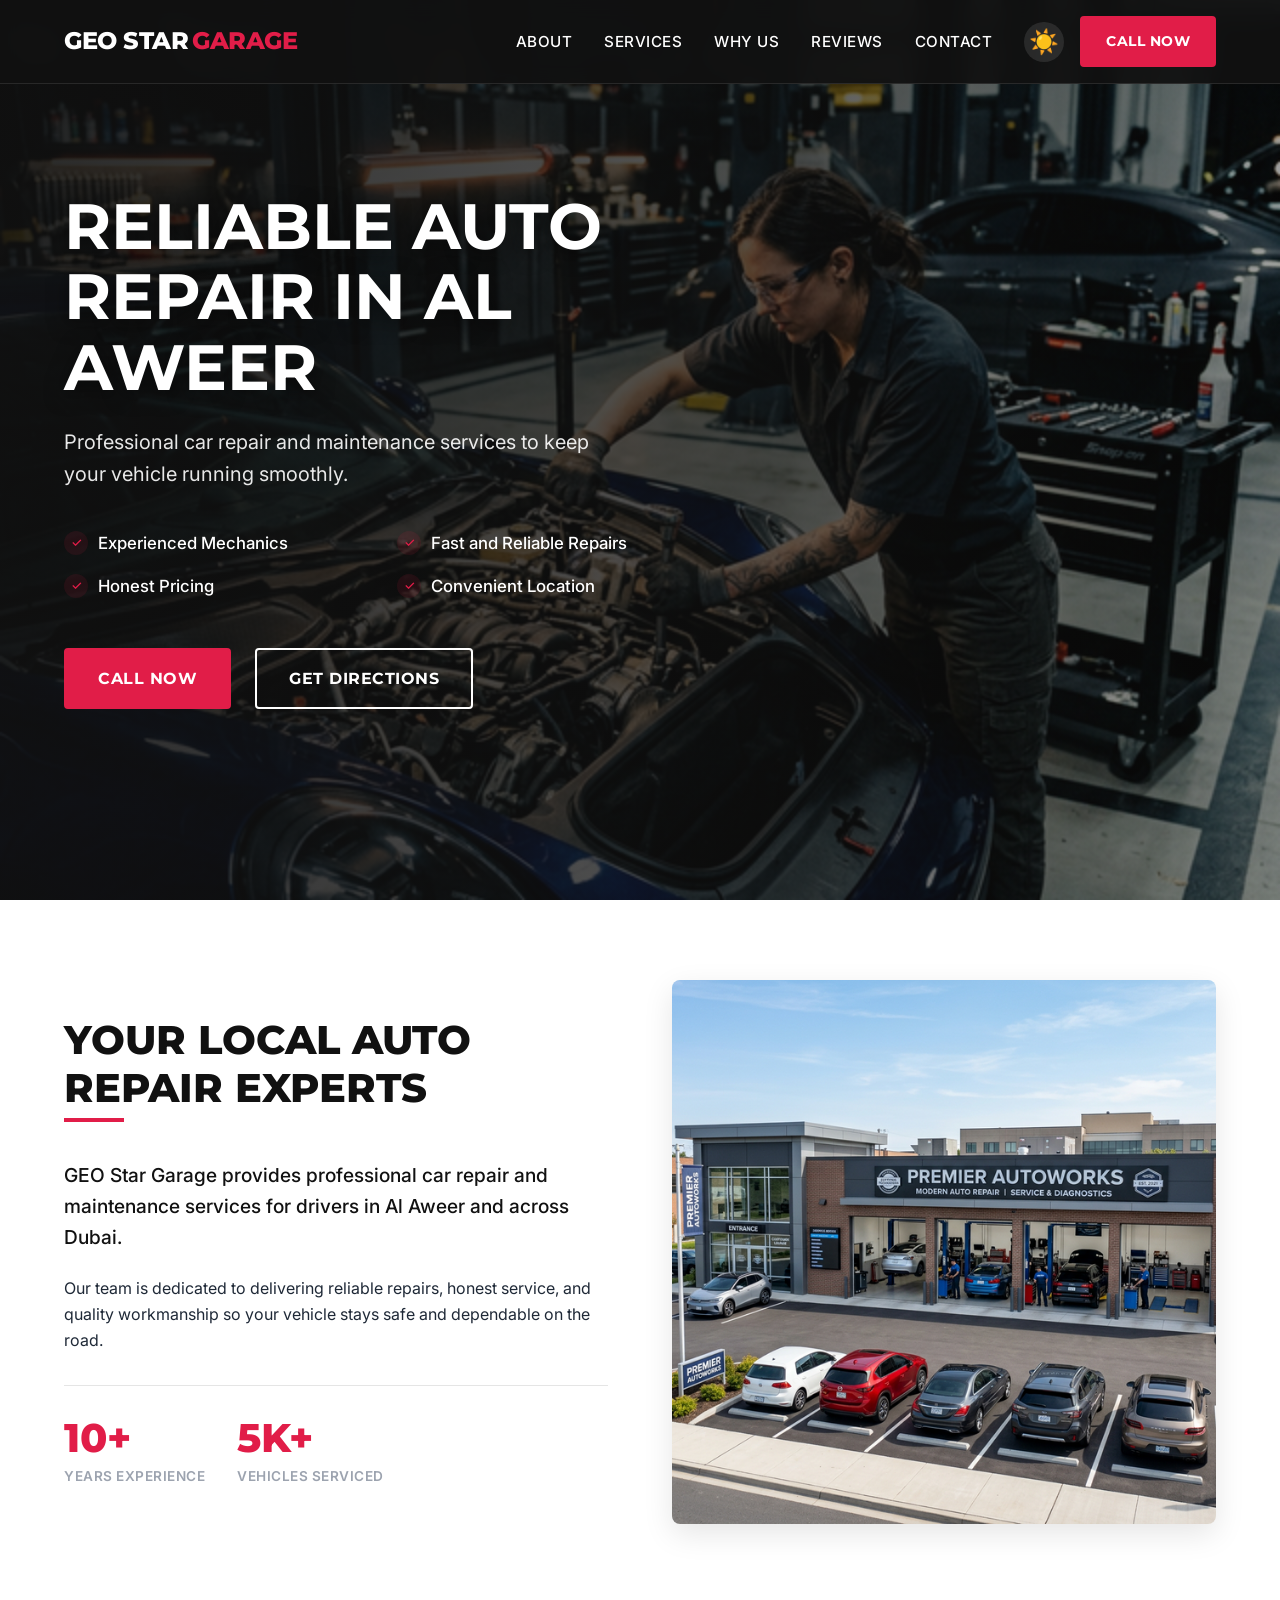
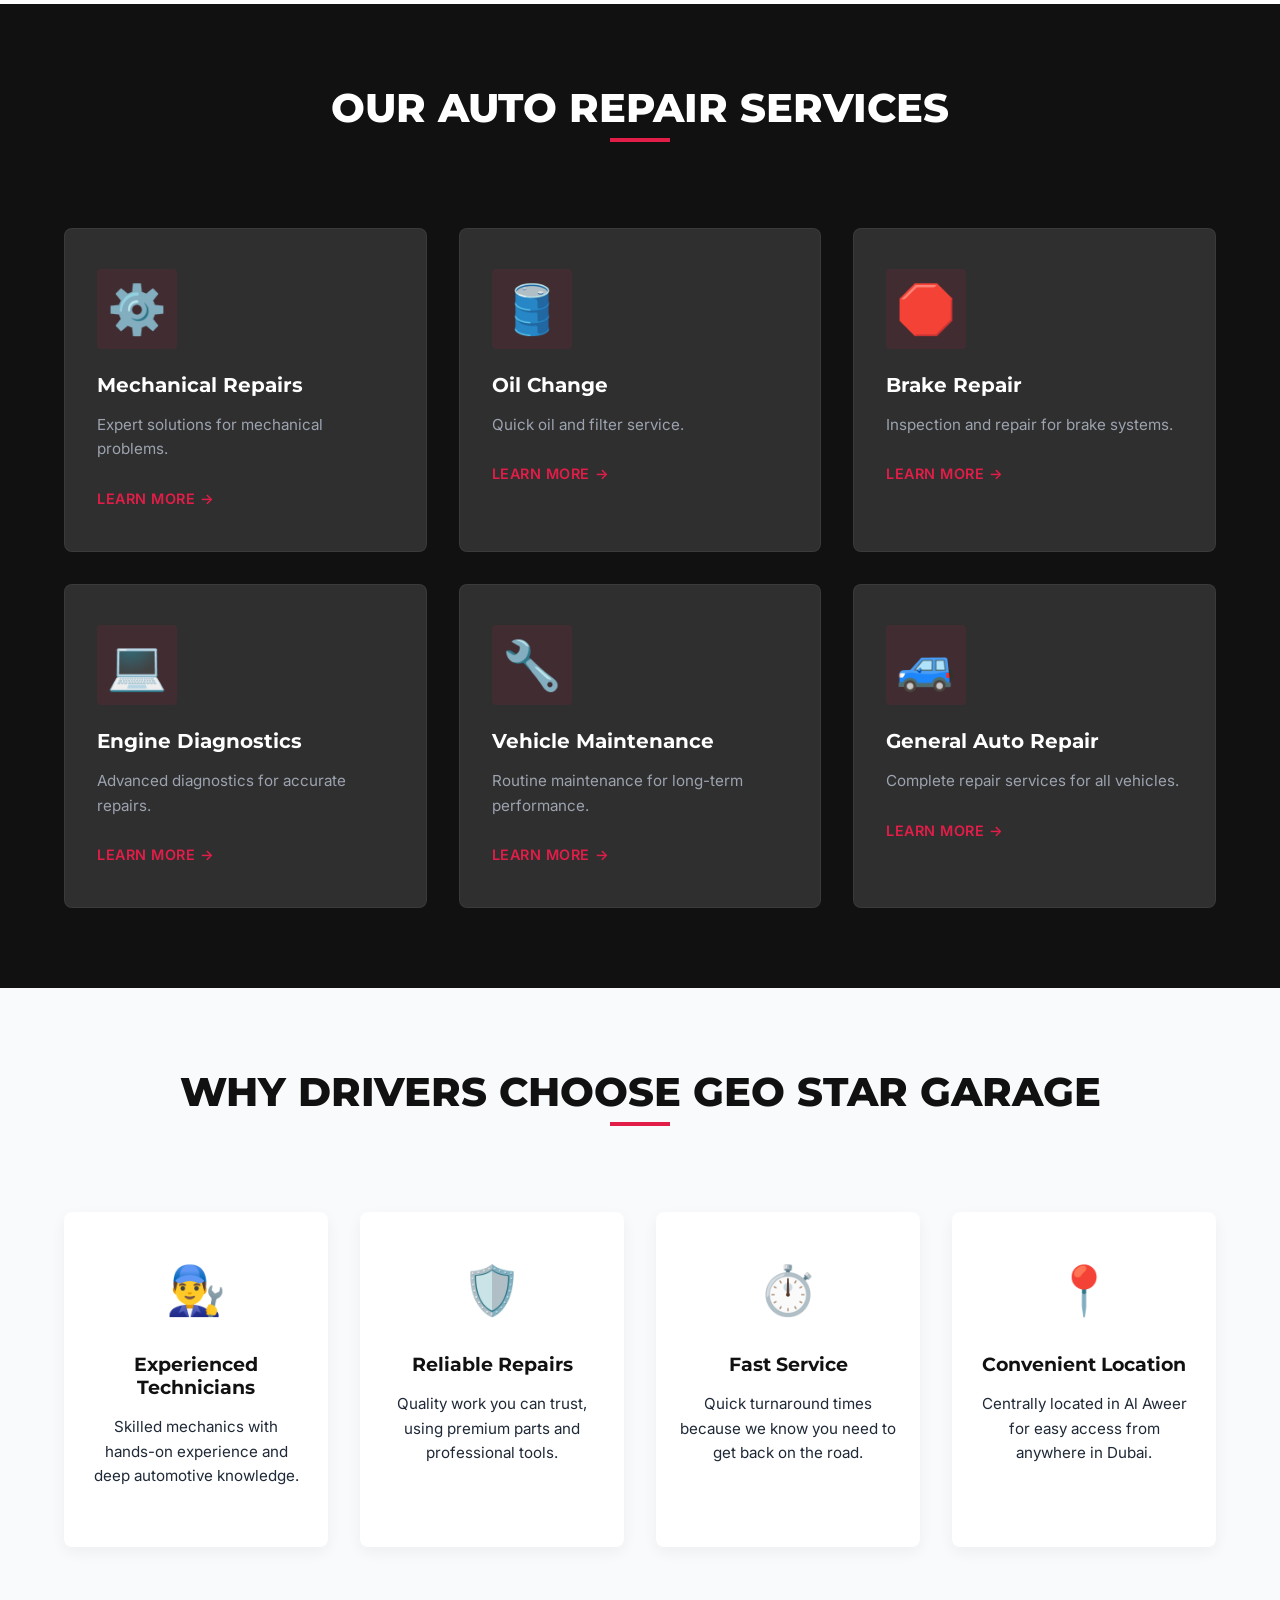
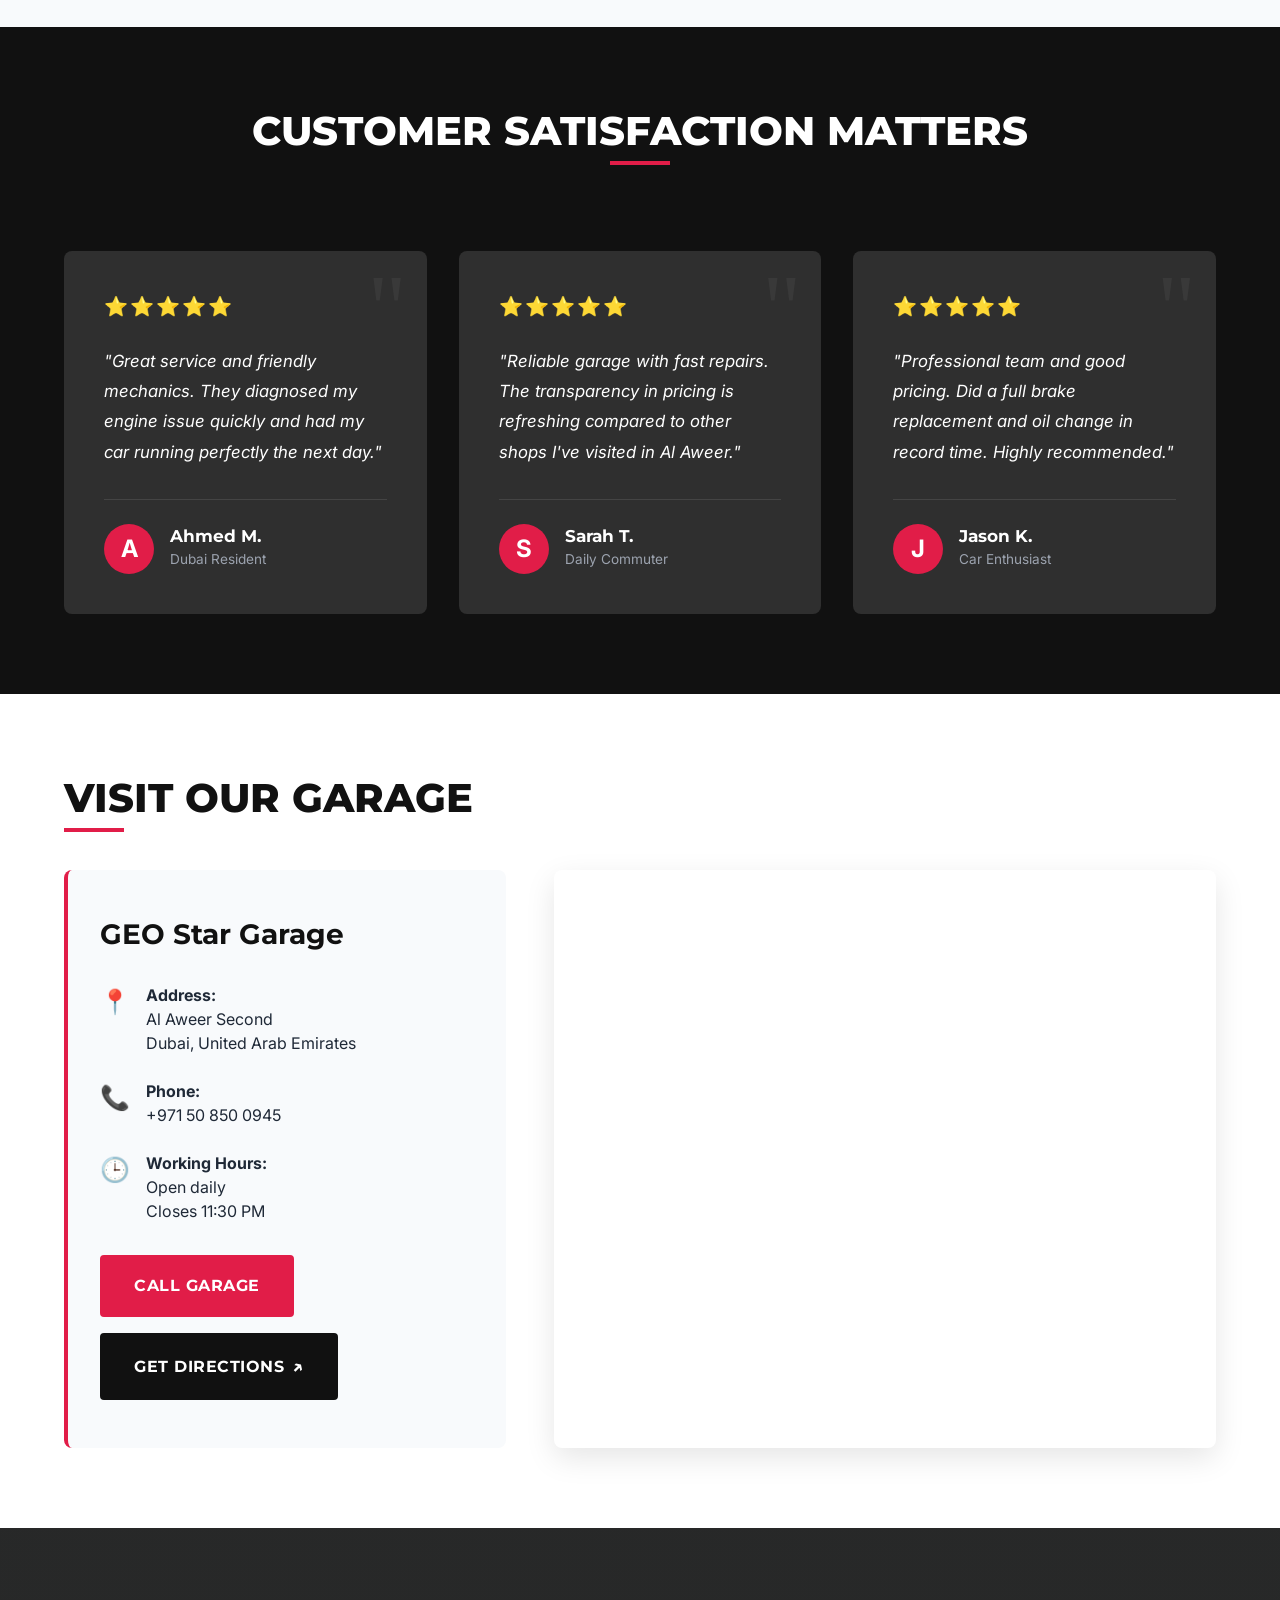
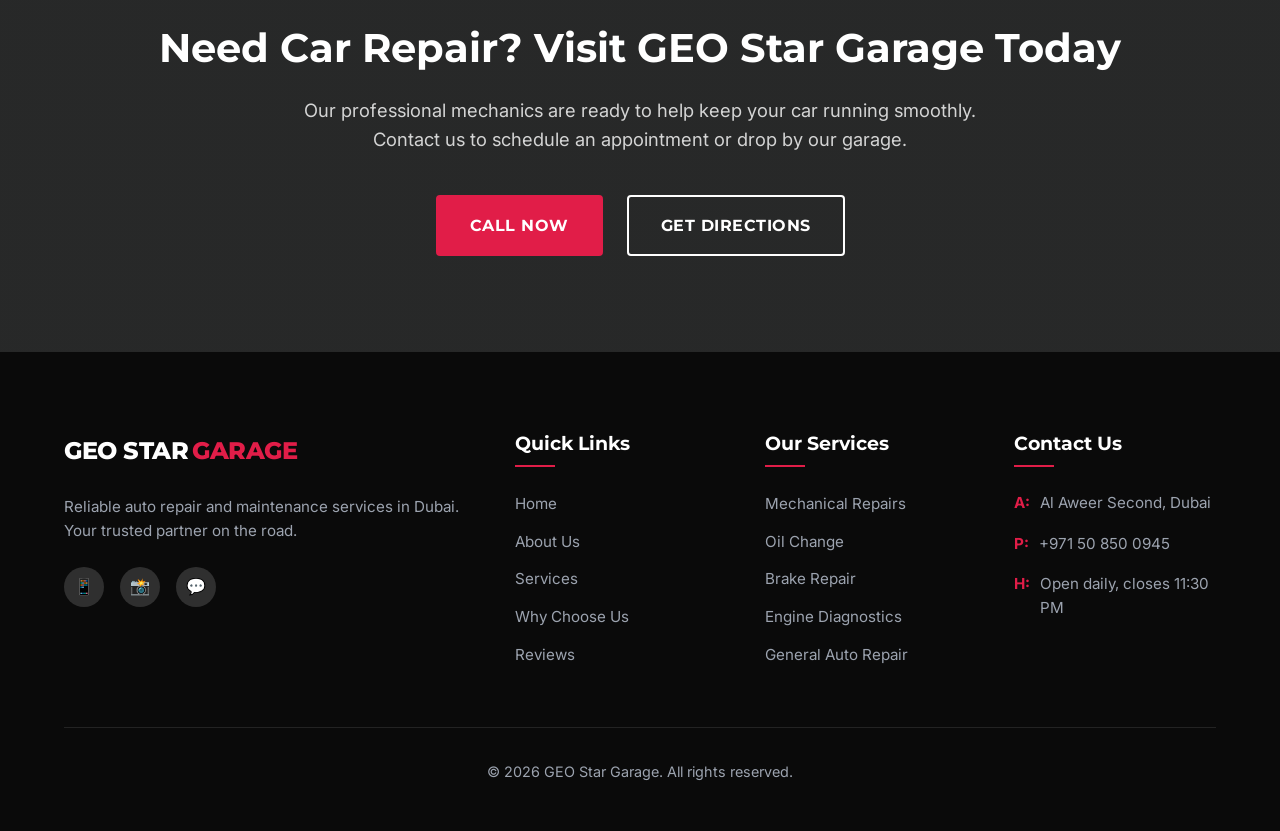
<file: index.html>
<!DOCTYPE html>
<html lang="en">

<head>
    <meta charset="UTF-8">
    <meta name="viewport" content="width=device-width, initial-scale=1.0">
    <title>GEO Star Garage | Reliable Auto Repair in Al Aweer</title>
    <meta name="description"
        content="Professional car repair and maintenance services in Al Aweer, Dubai. Trust GEO Star Garage for reliable mechanical repairs, oil changes, engine diagnostics, and more.">
    <!-- Fonts -->
    <link rel="preconnect" href="https://fonts.googleapis.com">
    <link rel="preconnect" href="https://fonts.gstatic.com" crossorigin>
    <link
        href="https://fonts.googleapis.com/css2?family=Montserrat:wght@500;700;800&family=Inter:wght@400;500;600&display=swap"
        rel="stylesheet">
    <!-- Styles -->
    <link rel="stylesheet" href="style.css">
</head>

<body>

    <!-- Header / Navbar -->
    <header class="header">
        <div class="container header-container">
            <a href="#" class="logo">
                <span class="logo-text">GEO Star</span>
                <span class="logo-accent">Garage</span>
            </a>

            <!-- Mobile Menu Button -->
            <button class="menu-toggle" aria-label="Toggle menu">
                <span class="hamburger"></span>
            </button>

            <!-- Navigation Links -->
            <nav class="nav">
                <ul class="nav-list">
                    <li><a href="#about" class="nav-link">About</a></li>
                    <li><a href="#services" class="nav-link">Services</a></li>
                    <li><a href="#why-us" class="nav-link">Why Us</a></li>
                    <li><a href="#reviews" class="nav-link">Reviews</a></li>
                    <li><a href="#contact" class="nav-link">Contact</a></li>
                </ul>
                <div class="nav-cta" style="display: flex; align-items: center; gap: 1rem;">
                    <button class="theme-toggle" id="theme-toggle" aria-label="Toggle Light/Dark Mode"
                        title="Toggle Light/Dark Mode">☀️</button>
                    <a href="tel:+971508500945" class="btn btn-primary btn-sm">Call Now</a>
                </div>
            </nav>
        </div>
    </header>

    <!-- Hero Section -->
    <section class="hero" id="home">
        <div class="hero-overlay"></div>
        <div class="container hero-container">
            <div class="hero-content">
                <h1 class="hero-title">Reliable Auto Repair in Al Aweer</h1>
                <p class="hero-subtitle">Professional car repair and maintenance services to keep your vehicle running
                    smoothly.</p>

                <ul class="hero-benefits">
                    <li><span class="check">✓</span> Experienced Mechanics</li>
                    <li><span class="check">✓</span> Fast and Reliable Repairs</li>
                    <li><span class="check">✓</span> Honest Pricing</li>
                    <li><span class="check">✓</span> Convenient Location</li>
                </ul>

                <div class="hero-cta-group">
                    <a href="tel:+971508500945" class="btn btn-primary">Call Now</a>
                    <a href="#location" class="btn btn-secondary">Get Directions</a>
                </div>
            </div>
        </div>
    </section>

    <!-- About Section -->
    <section class="about" id="about">
        <div class="container">
            <div class="about-grid">
                <div class="about-content">
                    <h2 class="section-title">Your Local Auto Repair Experts</h2>
                    <p class="lead-text">GEO Star Garage provides professional car repair and maintenance services for
                        drivers in Al Aweer and across Dubai.</p>
                    <p>Our team is dedicated to delivering reliable repairs, honest service, and quality workmanship so
                        your vehicle stays safe and dependable on the road.</p>
                    <div class="about-features">
                        <div class="feature-item">
                            <span class="feature-number">10+</span>
                            <span class="feature-text">Years Experience</span>
                        </div>
                        <div class="feature-item">
                            <span class="feature-number">5K+</span>
                            <span class="feature-text">Vehicles Serviced</span>
                        </div>
                    </div>
                </div>
                <div class="about-image">
                    <img src="assets/about-garage.png" alt="GEO Star Garage Facility">
                </div>
            </div>
        </div>
    </section>

    <!-- Services Section -->
    <section class="services bg-dark" id="services">
        <div class="container text-center">
            <h2 class="section-title text-light">Our Auto Repair Services</h2>

            <div class="services-grid">
                <!-- Service 1 -->
                <div class="service-card">
                    <div class="service-icon">⚙️</div>
                    <h3 class="service-title">Mechanical Repairs</h3>
                    <p class="service-desc">Expert solutions for mechanical problems.</p>
                    <a href="#" class="service-link">Learn More <span class="arrow">→</span></a>
                </div>
                <!-- Service 2 -->
                <div class="service-card">
                    <div class="service-icon">🛢️</div>
                    <h3 class="service-title">Oil Change</h3>
                    <p class="service-desc">Quick oil and filter service.</p>
                    <a href="#" class="service-link">Learn More <span class="arrow">→</span></a>
                </div>
                <!-- Service 3 -->
                <div class="service-card">
                    <div class="service-icon">🛑</div>
                    <h3 class="service-title">Brake Repair</h3>
                    <p class="service-desc">Inspection and repair for brake systems.</p>
                    <a href="#" class="service-link">Learn More <span class="arrow">→</span></a>
                </div>
                <!-- Service 4 -->
                <div class="service-card">
                    <div class="service-icon">💻</div>
                    <h3 class="service-title">Engine Diagnostics</h3>
                    <p class="service-desc">Advanced diagnostics for accurate repairs.</p>
                    <a href="#" class="service-link">Learn More <span class="arrow">→</span></a>
                </div>
                <!-- Service 5 -->
                <div class="service-card">
                    <div class="service-icon">🔧</div>
                    <h3 class="service-title">Vehicle Maintenance</h3>
                    <p class="service-desc">Routine maintenance for long-term performance.</p>
                    <a href="#" class="service-link">Learn More <span class="arrow">→</span></a>
                </div>
                <!-- Service 6 -->
                <div class="service-card">
                    <div class="service-icon">🚙</div>
                    <h3 class="service-title">General Auto Repair</h3>
                    <p class="service-desc">Complete repair services for all vehicles.</p>
                    <a href="#" class="service-link">Learn More <span class="arrow">→</span></a>
                </div>
            </div>
        </div>
    </section>

    <!-- Why Choose Us Section -->
    <section class="why-us" id="why-us">
        <div class="container text-center">
            <h2 class="section-title">Why Drivers Choose GEO Star Garage</h2>

            <div class="benefits-grid">
                <!-- Benefit 1 -->
                <div class="benefit-card">
                    <div class="benefit-icon">👨‍🔧</div>
                    <h3 class="benefit-title">Experienced Technicians</h3>
                    <p class="benefit-desc">Skilled mechanics with hands-on experience and deep automotive knowledge.
                    </p>
                </div>
                <!-- Benefit 2 -->
                <div class="benefit-card">
                    <div class="benefit-icon">🛡️</div>
                    <h3 class="benefit-title">Reliable Repairs</h3>
                    <p class="benefit-desc">Quality work you can trust, using premium parts and professional tools.</p>
                </div>
                <!-- Benefit 3 -->
                <div class="benefit-card">
                    <div class="benefit-icon">⏱️</div>
                    <h3 class="benefit-title">Fast Service</h3>
                    <p class="benefit-desc">Quick turnaround times because we know you need to get back on the road.</p>
                </div>
                <!-- Benefit 4 -->
                <div class="benefit-card">
                    <div class="benefit-icon">📍</div>
                    <h3 class="benefit-title">Convenient Location</h3>
                    <p class="benefit-desc">Centrally located in Al Aweer for easy access from anywhere in Dubai.</p>
                </div>
            </div>
        </div>
    </section>

    <!-- Customer Reviews Section -->
    <section class="reviews bg-dark" id="reviews">
        <div class="container text-center">
            <h2 class="section-title text-light">Customer Satisfaction Matters</h2>

            <div class="reviews-grid">
                <!-- Review 1 -->
                <div class="review-card">
                    <div class="stars">⭐⭐⭐⭐⭐</div>
                    <p class="review-text">"Great service and friendly mechanics. They diagnosed my engine issue quickly
                        and had my car running perfectly the next day."</p>
                    <div class="reviewer">
                        <div class="reviewer-avatar">A</div>
                        <div class="reviewer-info">
                            <h4>Ahmed M.</h4>
                            <span>Dubai Resident</span>
                        </div>
                    </div>
                </div>
                <!-- Review 2 -->
                <div class="review-card">
                    <div class="stars">⭐⭐⭐⭐⭐</div>
                    <p class="review-text">"Reliable garage with fast repairs. The transparency in pricing is refreshing
                        compared to other shops I've visited in Al Aweer."</p>
                    <div class="reviewer">
                        <div class="reviewer-avatar">S</div>
                        <div class="reviewer-info">
                            <h4>Sarah T.</h4>
                            <span>Daily Commuter</span>
                        </div>
                    </div>
                </div>
                <!-- Review 3 -->
                <div class="review-card">
                    <div class="stars">⭐⭐⭐⭐⭐</div>
                    <p class="review-text">"Professional team and good pricing. Did a full brake replacement and oil
                        change in record time. Highly recommended."</p>
                    <div class="reviewer">
                        <div class="reviewer-avatar">J</div>
                        <div class="reviewer-info">
                            <h4>Jason K.</h4>
                            <span>Car Enthusiast</span>
                        </div>
                    </div>
                </div>
            </div>
        </div>
    </section>

    <!-- Location Section -->
    <section class="location" id="location">
        <div class="container">
            <h2 class="section-title text-center">Visit Our Garage</h2>

            <div class="location-grid">
                <div class="location-info">
                    <h3>GEO Star Garage</h3>
                    <div class="info-item">
                        <span class="info-icon">📍</span>
                        <p><strong>Address:</strong><br>Al Aweer Second<br>Dubai, United Arab Emirates</p>
                    </div>
                    <div class="info-item">
                        <span class="info-icon">📞</span>
                        <p><strong>Phone:</strong><br><a href="tel:+971508500945">+971 50 850 0945</a></p>
                    </div>
                    <div class="info-item">
                        <span class="info-icon">🕒</span>
                        <p><strong>Working Hours:</strong><br>Open daily<br>Closes 11:30 PM</p>
                    </div>
                    <div class="location-buttons">
                        <a href="tel:+971508500945" class="btn btn-primary">Call Garage</a>
                        <a href="https://www.google.com/maps/place/GEO+Star+Garage/@25.1784956,55.5401364,17z/data=!3m1!4b1!4m6!3m5!1s0x3ef589ba3f9d512b:0x97af9ec84bf5560d!8m2!3d25.1784957!4d55.545002!16s%2Fg%2F11v09qt2gq?entry=ttu&g_ep=EgoyMDI2MDMxMS4wIKXMDSoASAFQAw%3D%3D"
                            target="_blank" class="btn btn-dark">Get Directions <span class="arrow">↗</span></a>
                    </div>
                </div>
                <div class="location-map">
                    <!-- Google Maps Embed -->
                    <iframe
                        src="https://www.google.com/maps/embed?pb=!1m18!1m12!1m3!1d3610.183422055106!2d55.433555!3d25.1632778!2m3!1f0!2f0!3f0!3m2!1i1024!2i768!4f13.1!3m3!1m2!1s0x3e5f6176511394a5%3A0xb3bc8ad6b70129cd!2sAl%20Awir%20-%20Al%20Aweer%20Second%20-%20Dubai%20-%20United%20Arab%20Emirates!5e0!3m2!1sen!2sae!4v1700000000000!5m2!1sen!2sae"
                        width="100%" height="100%" style="border:0;" allowfullscreen="" loading="lazy"
                        referrerpolicy="no-referrer-when-downgrade"></iframe>
                </div>
            </div>
        </div>
    </section>

    <!-- Final CTA Section -->
    <section class="final-cta bg-dark">
        <div class="container text-center">
            <h2 class="cta-title">Need Car Repair? Visit GEO Star Garage Today</h2>
            <p class="cta-text">Our professional mechanics are ready to help keep your car running smoothly. Contact us
                to schedule an appointment or drop by our garage.</p>
            <div class="cta-buttons">
                <a href="tel:+971508500945" class="btn btn-primary">Call Now</a>
                <a href="#location" class="btn btn-secondary">Get Directions</a>
            </div>
        </div>
    </section>

    <!-- Footer -->
    <footer class="footer">
        <div class="container">
            <div class="footer-grid">
                <!-- Branding -->
                <div class="footer-col">
                    <a href="#" class="logo footer-logo">
                        <span class="logo-text">GEO Star</span>
                        <span class="logo-accent">Garage</span>
                    </a>
                    <p class="footer-desc">Reliable auto repair and maintenance services in Dubai. Your trusted partner
                        on the road.</p>
                    <div class="social-links">
                        <a href="#" aria-label="Facebook">📱</a>
                        <a href="#" aria-label="Instagram">📸</a>
                        <a href="#" aria-label="WhatsApp">💬</a>
                    </div>
                </div>

                <!-- Quick Links -->
                <div class="footer-col">
                    <h4>Quick Links</h4>
                    <ul class="footer-links">
                        <li><a href="#home">Home</a></li>
                        <li><a href="#about">About Us</a></li>
                        <li><a href="#services">Services</a></li>
                        <li><a href="#why-us">Why Choose Us</a></li>
                        <li><a href="#reviews">Reviews</a></li>
                    </ul>
                </div>

                <!-- Services -->
                <div class="footer-col">
                    <h4>Our Services</h4>
                    <ul class="footer-links">
                        <li><a href="#">Mechanical Repairs</a></li>
                        <li><a href="#">Oil Change</a></li>
                        <li><a href="#">Brake Repair</a></li>
                        <li><a href="#">Engine Diagnostics</a></li>
                        <li><a href="#">General Auto Repair</a></li>
                    </ul>
                </div>

                <!-- Contact -->
                <div class="footer-col">
                    <h4>Contact Us</h4>
                    <ul class="footer-contact">
                        <li><strong>A:</strong> Al Aweer Second, Dubai</li>
                        <li><strong>P:</strong> +971 50 850 0945</li>
                        <li><strong>H:</strong> Open daily, closes 11:30 PM</li>
                    </ul>
                </div>
            </div>

            <div class="footer-bottom">
                <p>&copy; 2026 GEO Star Garage. All rights reserved.</p>
            </div>
        </div>
    </footer>

    <script src="script.js"></script>
</body>

</html>
</file>
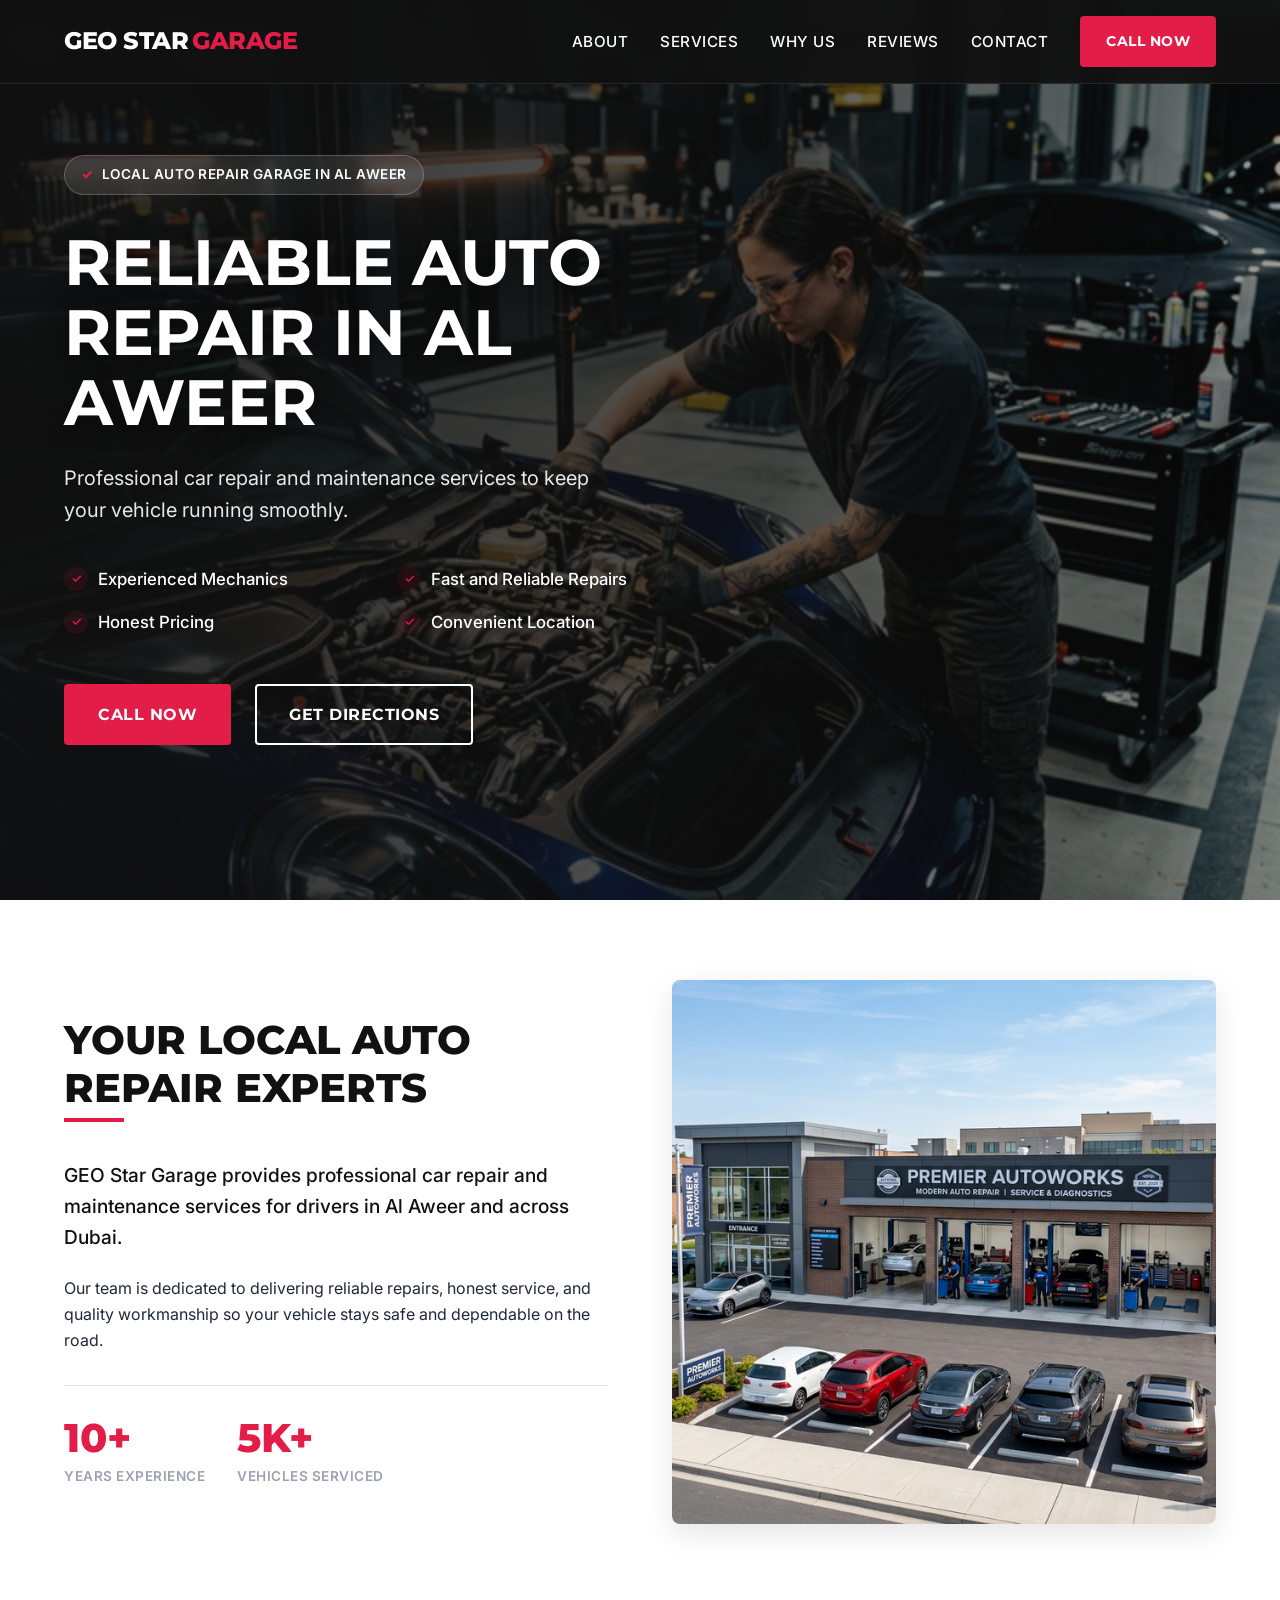
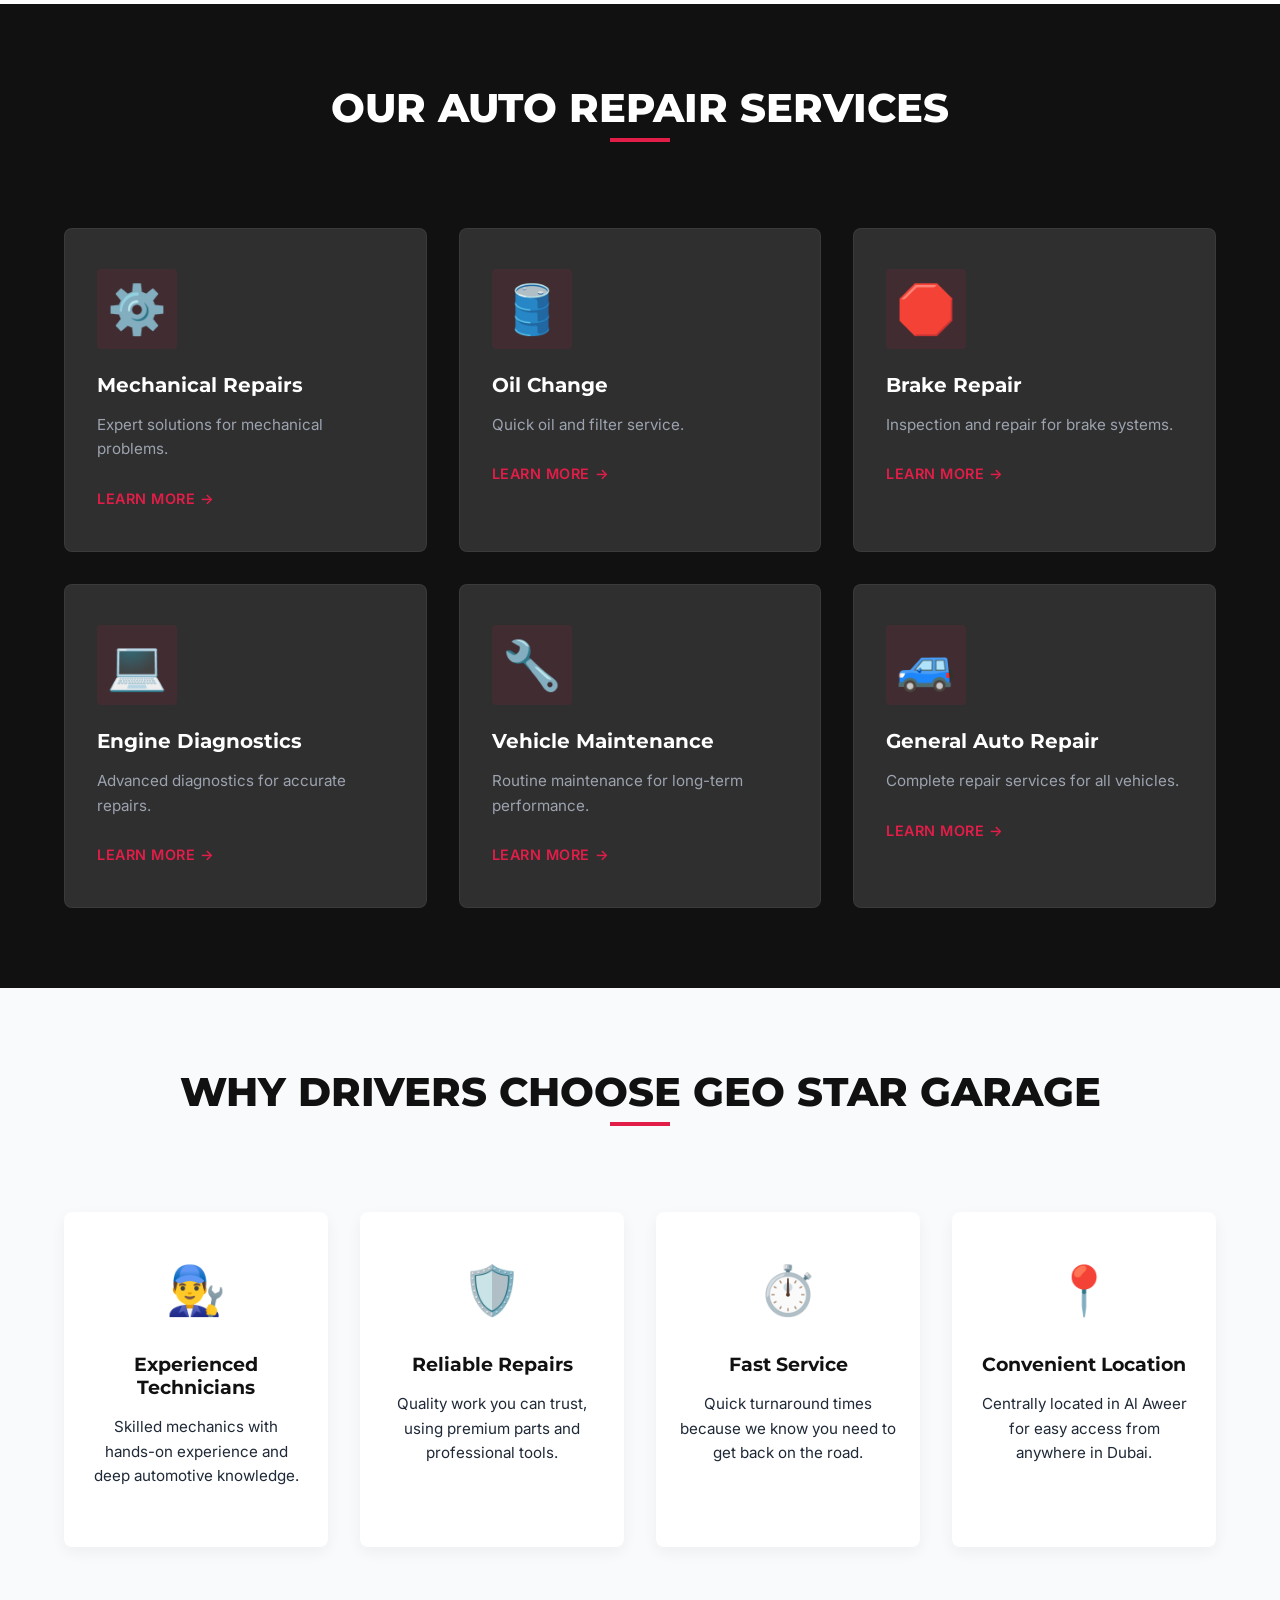
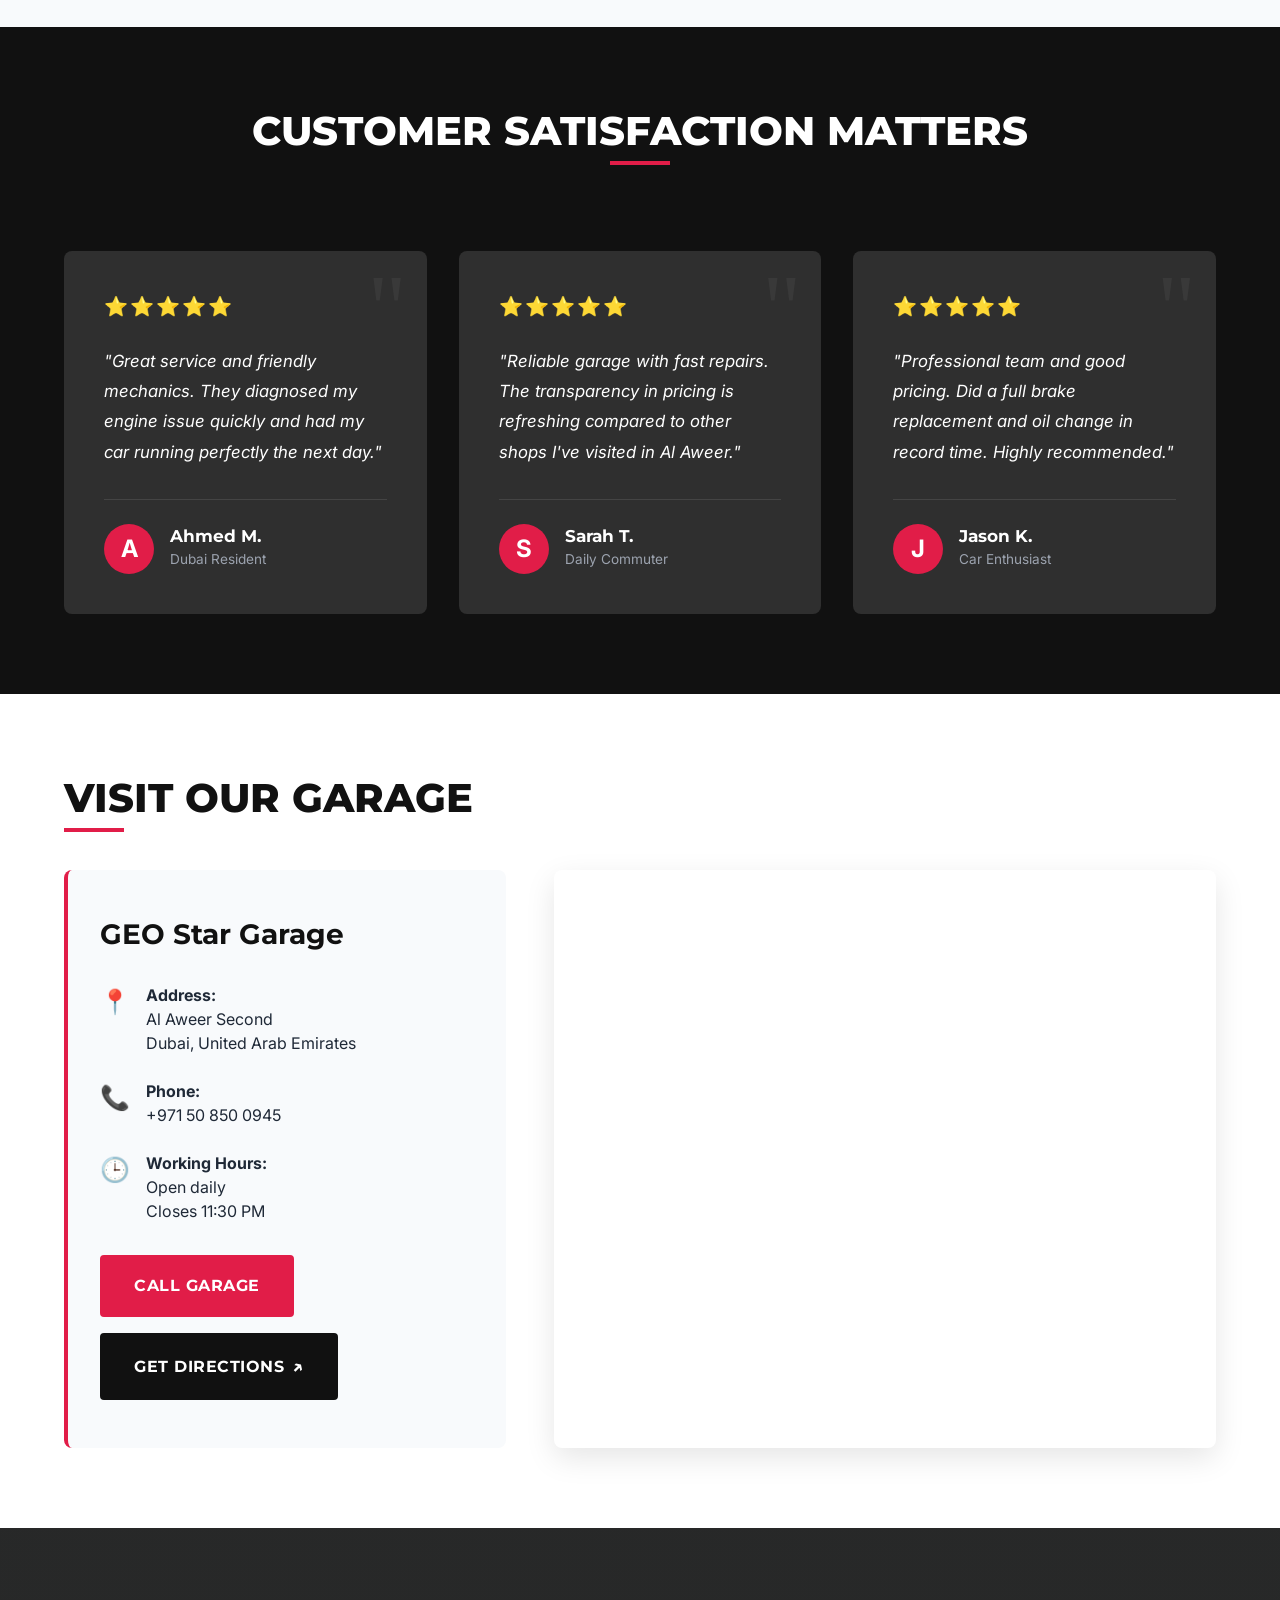
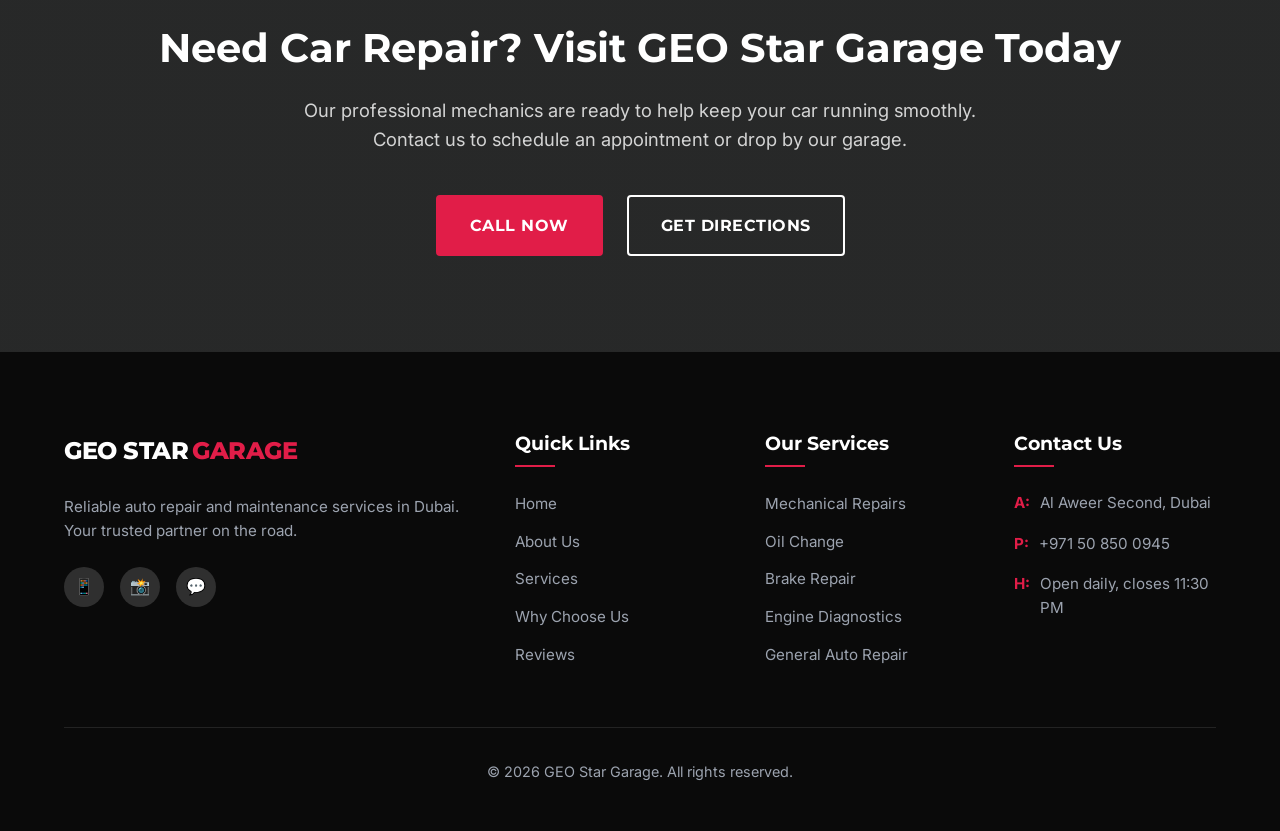
<file: GEO Star Garage/index.html>
<!DOCTYPE html>
<html lang="en">

<head>
    <meta charset="UTF-8">
    <meta name="viewport" content="width=device-width, initial-scale=1.0">
    <title>GEO Star Garage | Reliable Auto Repair in Al Aweer</title>
    <meta name="description"
        content="Professional car repair and maintenance services in Al Aweer, Dubai. Trust GEO Star Garage for reliable mechanical repairs, oil changes, engine diagnostics, and more.">
    <!-- Fonts -->
    <link rel="preconnect" href="https://fonts.googleapis.com">
    <link rel="preconnect" href="https://fonts.gstatic.com" crossorigin>
    <link
        href="https://fonts.googleapis.com/css2?family=Montserrat:wght@500;700;800&family=Inter:wght@400;500;600&display=swap"
        rel="stylesheet">
    <!-- Styles -->
    <link rel="stylesheet" href="style.css">
</head>

<body>

    <!-- Header / Navbar -->
    <header class="header">
        <div class="container header-container">
            <a href="#" class="logo">
                <span class="logo-text">GEO Star</span>
                <span class="logo-accent">Garage</span>
            </a>

            <!-- Mobile Menu Button -->
            <button class="menu-toggle" aria-label="Toggle menu">
                <span class="hamburger"></span>
            </button>

            <!-- Navigation Links -->
            <nav class="nav">
                <ul class="nav-list">
                    <li><a href="#about" class="nav-link">About</a></li>
                    <li><a href="#services" class="nav-link">Services</a></li>
                    <li><a href="#why-us" class="nav-link">Why Us</a></li>
                    <li><a href="#reviews" class="nav-link">Reviews</a></li>
                    <li><a href="#contact" class="nav-link">Contact</a></li>
                </ul>
                <div class="nav-cta">
                    <a href="tel:+971508500945" class="btn btn-primary btn-sm">Call Now</a>
                </div>
            </nav>
        </div>
    </header>

    <!-- Hero Section -->
    <section class="hero" id="home">
        <div class="hero-overlay"></div>
        <div class="container hero-container">
            <div class="hero-content">
                <div class="trust-badge">
                    <span class="badge-icon">✓</span>
                    Local Auto Repair Garage in Al Aweer
                </div>
                <h1 class="hero-title">Reliable Auto Repair in Al Aweer</h1>
                <p class="hero-subtitle">Professional car repair and maintenance services to keep your vehicle running
                    smoothly.</p>

                <ul class="hero-benefits">
                    <li><span class="check">✓</span> Experienced Mechanics</li>
                    <li><span class="check">✓</span> Fast and Reliable Repairs</li>
                    <li><span class="check">✓</span> Honest Pricing</li>
                    <li><span class="check">✓</span> Convenient Location</li>
                </ul>

                <div class="hero-cta-group">
                    <a href="tel:+971508500945" class="btn btn-primary">Call Now</a>
                    <a href="#location" class="btn btn-secondary">Get Directions</a>
                </div>
            </div>
        </div>
    </section>

    <!-- About Section -->
    <section class="about" id="about">
        <div class="container">
            <div class="about-grid">
                <div class="about-content">
                    <h2 class="section-title">Your Local Auto Repair Experts</h2>
                    <p class="lead-text">GEO Star Garage provides professional car repair and maintenance services for
                        drivers in Al Aweer and across Dubai.</p>
                    <p>Our team is dedicated to delivering reliable repairs, honest service, and quality workmanship so
                        your vehicle stays safe and dependable on the road.</p>
                    <div class="about-features">
                        <div class="feature-item">
                            <span class="feature-number">10+</span>
                            <span class="feature-text">Years Experience</span>
                        </div>
                        <div class="feature-item">
                            <span class="feature-number">5K+</span>
                            <span class="feature-text">Vehicles Serviced</span>
                        </div>
                    </div>
                </div>
                <div class="about-image">
                    <img src="assets/about-garage.png" alt="GEO Star Garage Facility">
                </div>
            </div>
        </div>
    </section>

    <!-- Services Section -->
    <section class="services bg-dark" id="services">
        <div class="container text-center">
            <h2 class="section-title text-light">Our Auto Repair Services</h2>

            <div class="services-grid">
                <!-- Service 1 -->
                <div class="service-card">
                    <div class="service-icon">⚙️</div>
                    <h3 class="service-title">Mechanical Repairs</h3>
                    <p class="service-desc">Expert solutions for mechanical problems.</p>
                    <a href="#" class="service-link">Learn More <span class="arrow">→</span></a>
                </div>
                <!-- Service 2 -->
                <div class="service-card">
                    <div class="service-icon">🛢️</div>
                    <h3 class="service-title">Oil Change</h3>
                    <p class="service-desc">Quick oil and filter service.</p>
                    <a href="#" class="service-link">Learn More <span class="arrow">→</span></a>
                </div>
                <!-- Service 3 -->
                <div class="service-card">
                    <div class="service-icon">🛑</div>
                    <h3 class="service-title">Brake Repair</h3>
                    <p class="service-desc">Inspection and repair for brake systems.</p>
                    <a href="#" class="service-link">Learn More <span class="arrow">→</span></a>
                </div>
                <!-- Service 4 -->
                <div class="service-card">
                    <div class="service-icon">💻</div>
                    <h3 class="service-title">Engine Diagnostics</h3>
                    <p class="service-desc">Advanced diagnostics for accurate repairs.</p>
                    <a href="#" class="service-link">Learn More <span class="arrow">→</span></a>
                </div>
                <!-- Service 5 -->
                <div class="service-card">
                    <div class="service-icon">🔧</div>
                    <h3 class="service-title">Vehicle Maintenance</h3>
                    <p class="service-desc">Routine maintenance for long-term performance.</p>
                    <a href="#" class="service-link">Learn More <span class="arrow">→</span></a>
                </div>
                <!-- Service 6 -->
                <div class="service-card">
                    <div class="service-icon">🚙</div>
                    <h3 class="service-title">General Auto Repair</h3>
                    <p class="service-desc">Complete repair services for all vehicles.</p>
                    <a href="#" class="service-link">Learn More <span class="arrow">→</span></a>
                </div>
            </div>
        </div>
    </section>

    <!-- Why Choose Us Section -->
    <section class="why-us" id="why-us">
        <div class="container text-center">
            <h2 class="section-title">Why Drivers Choose GEO Star Garage</h2>

            <div class="benefits-grid">
                <!-- Benefit 1 -->
                <div class="benefit-card">
                    <div class="benefit-icon">👨‍🔧</div>
                    <h3 class="benefit-title">Experienced Technicians</h3>
                    <p class="benefit-desc">Skilled mechanics with hands-on experience and deep automotive knowledge.
                    </p>
                </div>
                <!-- Benefit 2 -->
                <div class="benefit-card">
                    <div class="benefit-icon">🛡️</div>
                    <h3 class="benefit-title">Reliable Repairs</h3>
                    <p class="benefit-desc">Quality work you can trust, using premium parts and professional tools.</p>
                </div>
                <!-- Benefit 3 -->
                <div class="benefit-card">
                    <div class="benefit-icon">⏱️</div>
                    <h3 class="benefit-title">Fast Service</h3>
                    <p class="benefit-desc">Quick turnaround times because we know you need to get back on the road.</p>
                </div>
                <!-- Benefit 4 -->
                <div class="benefit-card">
                    <div class="benefit-icon">📍</div>
                    <h3 class="benefit-title">Convenient Location</h3>
                    <p class="benefit-desc">Centrally located in Al Aweer for easy access from anywhere in Dubai.</p>
                </div>
            </div>
        </div>
    </section>

    <!-- Customer Reviews Section -->
    <section class="reviews bg-dark" id="reviews">
        <div class="container text-center">
            <h2 class="section-title text-light">Customer Satisfaction Matters</h2>

            <div class="reviews-grid">
                <!-- Review 1 -->
                <div class="review-card">
                    <div class="stars">⭐⭐⭐⭐⭐</div>
                    <p class="review-text">"Great service and friendly mechanics. They diagnosed my engine issue quickly
                        and had my car running perfectly the next day."</p>
                    <div class="reviewer">
                        <div class="reviewer-avatar">A</div>
                        <div class="reviewer-info">
                            <h4>Ahmed M.</h4>
                            <span>Dubai Resident</span>
                        </div>
                    </div>
                </div>
                <!-- Review 2 -->
                <div class="review-card">
                    <div class="stars">⭐⭐⭐⭐⭐</div>
                    <p class="review-text">"Reliable garage with fast repairs. The transparency in pricing is refreshing
                        compared to other shops I've visited in Al Aweer."</p>
                    <div class="reviewer">
                        <div class="reviewer-avatar">S</div>
                        <div class="reviewer-info">
                            <h4>Sarah T.</h4>
                            <span>Daily Commuter</span>
                        </div>
                    </div>
                </div>
                <!-- Review 3 -->
                <div class="review-card">
                    <div class="stars">⭐⭐⭐⭐⭐</div>
                    <p class="review-text">"Professional team and good pricing. Did a full brake replacement and oil
                        change in record time. Highly recommended."</p>
                    <div class="reviewer">
                        <div class="reviewer-avatar">J</div>
                        <div class="reviewer-info">
                            <h4>Jason K.</h4>
                            <span>Car Enthusiast</span>
                        </div>
                    </div>
                </div>
            </div>
        </div>
    </section>

    <!-- Location Section -->
    <section class="location" id="location">
        <div class="container">
            <h2 class="section-title text-center">Visit Our Garage</h2>

            <div class="location-grid">
                <div class="location-info">
                    <h3>GEO Star Garage</h3>
                    <div class="info-item">
                        <span class="info-icon">📍</span>
                        <p><strong>Address:</strong><br>Al Aweer Second<br>Dubai, United Arab Emirates</p>
                    </div>
                    <div class="info-item">
                        <span class="info-icon">📞</span>
                        <p><strong>Phone:</strong><br><a href="tel:+971508500945">+971 50 850 0945</a></p>
                    </div>
                    <div class="info-item">
                        <span class="info-icon">🕒</span>
                        <p><strong>Working Hours:</strong><br>Open daily<br>Closes 11:30 PM</p>
                    </div>
                    <div class="location-buttons">
                        <a href="tel:+971508500945" class="btn btn-primary">Call Garage</a>
                        <a href="https://www.google.com/maps/place/GEO+Star+Garage/@25.1784956,55.5401364,17z/data=!3m1!4b1!4m6!3m5!1s0x3ef589ba3f9d512b:0x97af9ec84bf5560d!8m2!3d25.1784957!4d55.545002!16s%2Fg%2F11v09qt2gq?entry=ttu&g_ep=EgoyMDI2MDMxMS4wIKXMDSoASAFQAw%3D%3D"
                            target="_blank" class="btn btn-dark">Get Directions <span class="arrow">↗</span></a>
                    </div>
                </div>
                <div class="location-map">
                    <!-- Google Maps Embed -->
                    <iframe
                        src="https://www.google.com/maps/embed?pb=!1m18!1m12!1m3!1d3610.183422055106!2d55.433555!3d25.1632778!2m3!1f0!2f0!3f0!3m2!1i1024!2i768!4f13.1!3m3!1m2!1s0x3e5f6176511394a5%3A0xb3bc8ad6b70129cd!2sAl%20Awir%20-%20Al%20Aweer%20Second%20-%20Dubai%20-%20United%20Arab%20Emirates!5e0!3m2!1sen!2sae!4v1700000000000!5m2!1sen!2sae"
                        width="100%" height="100%" style="border:0;" allowfullscreen="" loading="lazy"
                        referrerpolicy="no-referrer-when-downgrade"></iframe>
                </div>
            </div>
        </div>
    </section>

    <!-- Final CTA Section -->
    <section class="final-cta bg-dark">
        <div class="container text-center">
            <h2 class="cta-title">Need Car Repair? Visit GEO Star Garage Today</h2>
            <p class="cta-text">Our professional mechanics are ready to help keep your car running smoothly. Contact us
                to schedule an appointment or drop by our garage.</p>
            <div class="cta-buttons">
                <a href="tel:+971508500945" class="btn btn-primary">Call Now</a>
                <a href="#location" class="btn btn-secondary">Get Directions</a>
            </div>
        </div>
    </section>

    <!-- Footer -->
    <footer class="footer">
        <div class="container">
            <div class="footer-grid">
                <!-- Branding -->
                <div class="footer-col">
                    <a href="#" class="logo footer-logo">
                        <span class="logo-text">GEO Star</span>
                        <span class="logo-accent">Garage</span>
                    </a>
                    <p class="footer-desc">Reliable auto repair and maintenance services in Dubai. Your trusted partner
                        on the road.</p>
                    <div class="social-links">
                        <a href="#" aria-label="Facebook">📱</a>
                        <a href="#" aria-label="Instagram">📸</a>
                        <a href="#" aria-label="WhatsApp">💬</a>
                    </div>
                </div>

                <!-- Quick Links -->
                <div class="footer-col">
                    <h4>Quick Links</h4>
                    <ul class="footer-links">
                        <li><a href="#home">Home</a></li>
                        <li><a href="#about">About Us</a></li>
                        <li><a href="#services">Services</a></li>
                        <li><a href="#why-us">Why Choose Us</a></li>
                        <li><a href="#reviews">Reviews</a></li>
                    </ul>
                </div>

                <!-- Services -->
                <div class="footer-col">
                    <h4>Our Services</h4>
                    <ul class="footer-links">
                        <li><a href="#">Mechanical Repairs</a></li>
                        <li><a href="#">Oil Change</a></li>
                        <li><a href="#">Brake Repair</a></li>
                        <li><a href="#">Engine Diagnostics</a></li>
                        <li><a href="#">General Auto Repair</a></li>
                    </ul>
                </div>

                <!-- Contact -->
                <div class="footer-col">
                    <h4>Contact Us</h4>
                    <ul class="footer-contact">
                        <li><strong>A:</strong> Al Aweer Second, Dubai</li>
                        <li><strong>P:</strong> +971 50 850 0945</li>
                        <li><strong>H:</strong> Open daily, closes 11:30 PM</li>
                    </ul>
                </div>
            </div>

            <div class="footer-bottom">
                <p>&copy; 2026 GEO Star Garage. All rights reserved.</p>
            </div>
        </div>
    </footer>

    <script src="script.js"></script>
</body>

</html>
</file>
<file: style.css>
/* 
   GEO Star Garage Styles 
*/

:root {
    /* Color Palette */
    --primary: #111111; /* Matte Black */
    --secondary: #2F2F2F; /* Dark Gray */
    --accent: #E11D48; /* Performance Red */
    --highlight: #2563EB; /* Steel Blue */
    --bg-light: #F8FAFC; /* Light Gray */
    --text-main: #1F2937; /* Charcoal */
    --text-light: #9CA3AF;
    --white: #FFFFFF;
    
    /* Typography */
    --font-heading: 'Montserrat', sans-serif;
    --font-body: 'Inter', sans-serif;
    
    /* Spacing */
    --section-padding: 5rem 0;
    --border-radius-sm: 4px;
    --border-radius: 8px;
    --border-radius-lg: 12px;
}

/* === CSS Reset & Base Styles === */
*,
*::before,
*::after {
    margin: 0;
    padding: 0;
    box-sizing: border-box;
}

html {
    scroll-behavior: smooth;
    font-size: 16px;
}

body {
    font-family: var(--font-body);
    font-weight: 400;
    line-height: 1.6;
    color: var(--text-main);
    background-color: var(--bg-light);
    overflow-x: hidden;
}

/* Typography */
h1, h2, h3, h4, h5, h6 {
    font-family: var(--font-heading);
    font-weight: 700;
    line-height: 1.2;
    color: var(--primary);
    margin-bottom: 1rem;
}

p {
    margin-bottom: 1rem;
}

a {
    text-decoration: none;
    color: inherit;
    transition: all 0.3s ease;
}

ul, ol {
    list-style: none;
}

img {
    max-width: 100%;
    height: auto;
    display: block;
}

/* Utility Classes */
.container {
    width: 100%;
    max-width: 1200px;
    margin: 0 auto;
    padding: 0 1.5rem;
}

.text-center {
    text-align: center;
}

.section-title {
    font-size: 2.5rem;
    font-weight: 800;
    text-transform: uppercase;
    margin-bottom: 3rem;
    position: relative;
    display: inline-block;
}

.section-title::after {
    content: '';
    position: absolute;
    bottom: -10px;
    left: 0;
    width: 60px;
    height: 4px;
    background-color: var(--accent);
}

.text-center .section-title::after {
    left: 50%;
    transform: translateX(-50%);
}

/* Buttons */
.btn {
    display: inline-block;
    padding: 1rem 2rem;
    font-family: var(--font-heading);
    font-weight: 700;
    font-size: 1rem;
    text-transform: uppercase;
    letter-spacing: 0.5px;
    border-radius: var(--border-radius-sm);
    cursor: pointer;
    transition: all 0.3s cubic-bezier(0.4, 0, 0.2, 1);
    border: none;
}

.btn-primary {
    background-color: var(--accent);
    color: var(--white);
    border: 2px solid var(--accent);
}

.btn-primary:hover {
    background-color: transparent;
    color: var(--accent);
}

.btn-secondary {
    background-color: transparent;
    color: var(--white);
    border: 2px solid var(--white);
}

.btn-secondary:hover {
    background-color: var(--white);
    color: var(--primary);
}

.btn-dark {
    background-color: var(--primary);
    color: var(--white);
    border: 2px solid var(--primary);
}

.btn-dark:hover {
    background-color: var(--accent);
    border-color: var(--accent);
}

.btn-sm {
    padding: 0.75rem 1.5rem;
    font-size: 0.9rem;
}

/* === Layout Blocks === */
section {
    padding: var(--section-padding);
}

/* === Header (Navbar) === */
.header {
    position: fixed;
    top: 0;
    left: 0;
    width: 100%;
    background-color: rgba(17, 17, 17, 0.95);
    backdrop-filter: blur(10px);
    z-index: 1000;
    padding: 1rem 0;
    transition: all 0.3s ease;
    border-bottom: 1px solid rgba(255, 255, 255, 0.1);
}

.header.scrolled {
    padding: 0.75rem 0;
    background-color: var(--primary);
    box-shadow: 0 4px 20px rgba(0, 0, 0, 0.5);
}

.header-container {
    display: flex;
    justify-content: space-between;
    align-items: center;
}

.logo {
    display: flex;
    align-items: center;
    font-family: var(--font-heading);
    font-size: 1.5rem;
    font-weight: 800;
    letter-spacing: -0.5px;
    text-transform: uppercase;
}

.logo-text {
    color: var(--white);
    margin-right: 0.25rem;
}

.logo-accent {
    color: var(--accent);
}

.nav {
    display: flex;
    align-items: center;
    gap: 2rem;
}

.nav-list {
    display: flex;
    gap: 2rem;
}

.nav-link {
    color: var(--white);
    font-weight: 500;
    font-size: 0.95rem;
    text-transform: uppercase;
    letter-spacing: 0.5px;
    position: relative;
}

.nav-link::after {
    content: '';
    position: absolute;
    bottom: -5px;
    left: 0;
    width: 0;
    height: 2px;
    background-color: var(--accent);
    transition: width 0.3s ease;
}

.nav-link:hover::after {
    width: 100%;
}

.nav-link:hover {
    color: var(--accent);
}

.menu-toggle {
    display: none;
    background: transparent;
    border: none;
    cursor: pointer;
    width: 30px;
    height: 24px;
    position: relative;
    z-index: 1001;
}

.hamburger,
.hamburger::before,
.hamburger::after {
    content: '';
    position: absolute;
    width: 100%;
    height: 2px;
    background-color: var(--white);
    transition: all 0.3s ease;
}

.hamburger {
    top: 50%;
    transform: translateY(-50%);
}

.hamburger::before {
    top: -8px;
}

.hamburger::after {
    bottom: -8px;
}

/* === Hero Section === */
.hero {
    position: relative;
    height: 100vh;
    min-height: 600px;
    display: flex;
    align-items: center;
    background-image: url('assets/hero-bg.png');
    background-size: cover;
    background-position: center;
    background-attachment: fixed;
    padding-top: 80px; /* offset header */
}

.hero-overlay {
    position: absolute;
    top: 0;
    left: 0;
    width: 100%;
    height: 100%;
    background: linear-gradient(to right, rgba(17, 17, 17, 0.9) 0%, rgba(17, 17, 17, 0.7) 60%, rgba(17, 17, 17, 0.4) 100%);
}

.hero-container {
    position: relative;
    z-index: 2;
}

.hero-content {
    max-width: 650px;
    color: var(--white);
}

.trust-badge {
    display: inline-flex;
    align-items: center;
    gap: 0.5rem;
    background-color: rgba(255, 255, 255, 0.1);
    backdrop-filter: blur(5px);
    padding: 0.5rem 1rem;
    border-radius: 50px;
    font-size: 0.85rem;
    font-weight: 600;
    letter-spacing: 0.5px;
    text-transform: uppercase;
    margin-bottom: 2rem;
    border: 1px solid rgba(255, 255, 255, 0.2);
}

.badge-icon {
    color: var(--accent);
    font-weight: 800;
}

.hero-title {
    font-size: 4rem;
    color: var(--white);
    margin-bottom: 1.5rem;
    text-transform: uppercase;
    line-height: 1.1;
    text-shadow: 0 4px 20px rgba(0,0,0,0.5);
}

.hero-subtitle {
    font-size: 1.25rem;
    color: rgba(255, 255, 255, 0.9);
    margin-bottom: 2.5rem;
    font-weight: 400;
    max-width: 550px;
}

.hero-benefits {
    margin-bottom: 3rem;
    display: grid;
    grid-template-columns: 1fr 1fr;
    gap: 1rem;
}

.hero-benefits li {
    display: flex;
    align-items: center;
    gap: 10px;
    font-weight: 500;
    font-size: 1.05rem;
}

.hero-benefits .check {
    color: var(--accent);
    background-color: rgba(225, 29, 72, 0.1);
    width: 24px;
    height: 24px;
    display: flex;
    justify-content: center;
    align-items: center;
    border-radius: 50%;
    font-size: 0.8rem;
}

.hero-cta-group {
    display: flex;
    gap: 1.5rem;
}

/* Responsive Styles for Header & Hero */
@media (max-width: 992px) {
    .nav {
        position: fixed;
        top: 0;
        right: -100%;
        width: 300px;
        height: 100vh;
        background-color: var(--primary);
        flex-direction: column;
        justify-content: center;
        align-items: flex-start;
        padding: 2rem;
        transition: right 0.4s ease;
        box-shadow: -5px 0 20px rgba(0,0,0,0.5);
    }

    .nav.active {
        right: 0;
    }

    .nav-list {
        flex-direction: column;
        width: 100%;
        gap: 1.5rem;
        margin-bottom: 2rem;
    }

    .nav-link {
        font-size: 1.2rem;
        display: block;
        width: 100%;
    }

    .menu-toggle {
        display: block;
    }

    .menu-toggle.active .hamburger {
        background: transparent;
    }

    .menu-toggle.active .hamburger::before {
        transform: rotate(45deg);
        top: 0;
    }

    .menu-toggle.active .hamburger::after {
        transform: rotate(-45deg);
        top: 0;
    }

    .hero-title {
        font-size: 3rem;
    }
}

@media (max-width: 768px) {
    .hero-title {
        font-size: 2.5rem;
    }
    
    .hero-benefits {
        grid-template-columns: 1fr;
    }
    
    .hero-cta-group {
        flex-direction: column;
        gap: 1rem;
    }
    
    .btn {
        width: 100%;
        text-align: center;
    }
}

/* === Helper Classes === */
.bg-dark {
    background-color: var(--primary);
}

.text-light {
    color: var(--white);
}

/* === About Section === */
.about {
    background-color: var(--white);
}

.about-grid {
    display: grid;
    grid-template-columns: 1fr 1fr;
    gap: 4rem;
    align-items: center;
}

.lead-text {
    font-size: 1.2rem;
    color: var(--primary);
    font-weight: 500;
    margin-bottom: 1.5rem;
}

.about-features {
    display: flex;
    gap: 2rem;
    margin-top: 2rem;
    padding-top: 2rem;
    border-top: 1px solid rgba(0,0,0,0.1);
}

.feature-item {
    display: flex;
    flex-direction: column;
}

.feature-number {
    font-size: 2.5rem;
    font-family: var(--font-heading);
    font-weight: 800;
    color: var(--accent);
    line-height: 1;
}

.feature-text {
    font-weight: 600;
    color: var(--text-light);
    text-transform: uppercase;
    font-size: 0.85rem;
    letter-spacing: 0.5px;
    margin-top: 0.5rem;
}

.about-image {
    position: relative;
}

.about-image img {
    border-radius: var(--border-radius);
    box-shadow: 0 10px 30px rgba(0,0,0,0.1);
    width: 100%;
    height: 100%;
    object-fit: cover;
}

.about-image::before {
    content: '';
    position: absolute;
    top: -20px;
    right: -20px;
    width: 100%;
    height: 100%;
    border: 3px solid var(--accent);
    border-radius: var(--border-radius);
    z-index: -1;
}

@media (max-width: 992px) {
    .about-grid {
        grid-template-columns: 1fr;
    }
    
    .about-image {
        order: -1; /* Image on top for mobile */
    }
}

/* === Services Section === */
.services-grid {
    display: grid;
    grid-template-columns: repeat(auto-fit, minmax(300px, 1fr));
    gap: 2rem;
    margin-top: 3rem;
}

.service-card {
    background-color: var(--secondary);
    padding: 2.5rem 2rem;
    border-radius: var(--border-radius);
    text-align: left;
    transition: transform 0.3s ease, box-shadow 0.3s ease, background-color 0.3s ease;
    border: 1px solid rgba(255,255,255,0.05);
}

.service-card:hover {
    transform: translateY(-10px);
    box-shadow: 0 15px 30px rgba(0,0,0,0.3);
    background-color: rgba(255,255,255,0.05);
    border-color: rgba(225, 29, 72, 0.3);
}

.service-icon {
    font-size: 3rem;
    margin-bottom: 1.5rem;
    color: var(--accent);
    background-color: rgba(225, 29, 72, 0.1);
    width: 80px;
    height: 80px;
    display: flex;
    justify-content: center;
    align-items: center;
    border-radius: var(--border-radius-sm);
    transition: all 0.3s ease;
}

.service-card:hover .service-icon {
    background-color: var(--accent);
    color: var(--white);
    transform: scale(1.1);
}

.service-title {
    color: var(--white);
    font-size: 1.25rem;
    margin-bottom: 1rem;
}

.service-desc {
    color: var(--text-light);
    margin-bottom: 1.5rem;
    font-size: 0.95rem;
}

.service-link {
    color: var(--accent);
    font-weight: 600;
    font-size: 0.9rem;
    text-transform: uppercase;
    letter-spacing: 0.5px;
    display: inline-flex;
    align-items: center;
}

.service-link .arrow {
    margin-left: 5px;
    transition: transform 0.3s ease;
}

.service-card:hover .service-link .arrow {
    transform: translateX(5px);
}

/* === Why Choose Us Section === */
.why-us {
    background-color: var(--bg-light);
}

.benefits-grid {
    display: grid;
    grid-template-columns: repeat(4, 1fr);
    gap: 2rem;
    margin-top: 3rem;
}

.benefit-card {
    background-color: var(--white);
    padding: 2.5rem 1.5rem;
    border-radius: var(--border-radius);
    text-align: center;
    box-shadow: 0 5px 15px rgba(0,0,0,0.05);
    transition: transform 0.3s ease;
    border-bottom: 3px solid transparent;
}

.benefit-card:hover {
    transform: translateY(-5px);
    border-bottom-color: var(--accent);
}

.benefit-icon {
    font-size: 3rem;
    margin-bottom: 1.5rem;
}

.benefit-title {
    font-size: 1.2rem;
    margin-bottom: 1rem;
    color: var(--primary);
}

.benefit-desc {
    color: var(--text-main);
    font-size: 0.95rem;
}

@media (max-width: 992px) {
    .benefits-grid {
        grid-template-columns: repeat(2, 1fr);
    }
}

@media (max-width: 576px) {
    .benefits-grid {
        grid-template-columns: 1fr;
    }
}

/* === Reviews Section === */
.reviews-grid {
    display: grid;
    grid-template-columns: repeat(auto-fit, minmax(300px, 1fr));
    gap: 2rem;
    margin-top: 3rem;
}

.review-card {
    background-color: var(--secondary);
    padding: 2.5rem;
    border-radius: var(--border-radius);
    text-align: left;
    position: relative;
}

.review-card::before {
    content: '"';
    position: absolute;
    top: 10px;
    right: 20px;
    font-family: serif;
    font-size: 6rem;
    color: rgba(255,255,255,0.05);
    line-height: 1;
}

.stars {
    color: #FBBF24;
    font-size: 1.2rem;
    margin-bottom: 1.5rem;
    letter-spacing: 2px;
}

.review-text {
    color: var(--white);
    font-style: italic;
    font-size: 1.05rem;
    margin-bottom: 2rem;
    line-height: 1.8;
}

.reviewer {
    display: flex;
    align-items: center;
    gap: 1rem;
    border-top: 1px solid rgba(255,255,255,0.1);
    padding-top: 1.5rem;
}

.reviewer-avatar {
    width: 50px;
    height: 50px;
    background-color: var(--accent);
    color: var(--white);
    border-radius: 50%;
    display: flex;
    justify-content: center;
    align-items: center;
    font-size: 1.5rem;
    font-weight: 700;
}

.reviewer-info h4 {
    margin: 0;
    color: var(--white);
    font-size: 1.05rem;
}

.reviewer-info span {
    color: var(--text-light);
    font-size: 0.85rem;
}

/* === Location Section === */
.location {
    background-color: var(--white);
}

.location-grid {
    display: grid;
    grid-template-columns: 1fr 1.5fr;
    gap: 3rem;
}

.location-info {
    background-color: var(--bg-light);
    padding: 3rem 2rem;
    border-radius: var(--border-radius);
    border-left: 4px solid var(--accent);
}

.location-info h3 {
    font-size: 1.75rem;
    margin-bottom: 2rem;
}

.info-item {
    display: flex;
    gap: 1rem;
    margin-bottom: 1.5rem;
}

.info-icon {
    font-size: 1.5rem;
}

.info-item p {
    margin: 0;
    line-height: 1.5;
}

.info-item a:hover {
    color: var(--accent);
}

.location-buttons {
    display: flex;
    flex-wrap: wrap;
    gap: 1rem;
    margin-top: 2rem;
}

.btn-dark {
    display: inline-flex;
    align-items: center;
}

.btn-dark .arrow {
    margin-left: 8px;
    font-size: 1.2rem;
}

.location-map {
    border-radius: var(--border-radius);
    overflow: hidden;
    min-height: 400px;
    box-shadow: 0 10px 30px rgba(0,0,0,0.1);
}

@media (max-width: 992px) {
    .location-grid {
        grid-template-columns: 1fr;
    }
}

/* === Final CTA Section === */
.final-cta {
    position: relative;
    padding: 6rem 0;
    background: linear-gradient(rgba(17, 17, 17, 0.9), rgba(17, 17, 17, 0.9)), url('assets/hero-bg.png') center/cover fixed;
}

.cta-title {
    color: var(--white);
    font-size: 2.5rem;
    margin-bottom: 1.5rem;
}

.cta-text {
    color: rgba(255,255,255,0.8);
    font-size: 1.15rem;
    max-width: 700px;
    margin: 0 auto 2.5rem;
}

.cta-buttons {
    display: flex;
    justify-content: center;
    gap: 1.5rem;
}

@media (max-width: 768px) {
    .cta-buttons {
        flex-direction: column;
    }
    .cta-title {
        font-size: 2rem;
    }
}

/* === Footer === */
.footer {
    background-color: #0A0A0A; /* Darker than primary */
    color: var(--white);
    padding: 5rem 0 2rem;
}

.footer-grid {
    display: grid;
    grid-template-columns: 2fr 1fr 1fr 1fr;
    gap: 3rem;
    margin-bottom: 3rem;
}

.footer-logo {
    margin-bottom: 1.5rem;
    display: inline-flex;
}

.footer-desc {
    color: var(--text-light);
    margin-bottom: 1.5rem;
    font-size: 0.95rem;
}

.social-links {
    display: flex;
    gap: 1rem;
}

.social-links a {
    width: 40px;
    height: 40px;
    background-color: var(--secondary);
    display: flex;
    justify-content: center;
    align-items: center;
    border-radius: 50%;
    transition: all 0.3s ease;
}

.social-links a:hover {
    background-color: var(--accent);
    transform: translateY(-3px);
}

.footer-col h4 {
    color: var(--white);
    font-size: 1.2rem;
    margin-bottom: 1.5rem;
    position: relative;
    padding-bottom: 0.75rem;
}

.footer-col h4::after {
    content: '';
    position: absolute;
    bottom: 0;
    left: 0;
    width: 40px;
    height: 2px;
    background-color: var(--accent);
}

.footer-links li {
    margin-bottom: 0.75rem;
}

.footer-links a {
    color: var(--text-light);
    font-size: 0.95rem;
    transition: color 0.3s ease;
    display: inline-block;
}

.footer-links a:hover {
    color: var(--accent);
    transform: translateX(5px);
}

.footer-contact li {
    color: var(--text-light);
    font-size: 0.95rem;
    margin-bottom: 1rem;
    display: flex;
    gap: 10px;
}

.footer-contact strong {
    color: var(--accent);
}

.footer-bottom {
    border-top: 1px solid rgba(255,255,255,0.1);
    padding-top: 2rem;
    text-align: center;
    color: var(--text-light);
    font-size: 0.9rem;
}

@media (max-width: 992px) {
    .footer-grid {
        grid-template-columns: 1fr 1fr;
    }
}

@media (max-width: 576px) {
    .footer-grid {
        grid-template-columns: 1fr;
    }
}

/* === Global Animations === */
.hidden-animate {
    opacity: 0;
    transform: translateY(30px);
    transition: opacity 0.8s ease-out, transform 0.8s ease-out;
}

.fade-in-up {
    opacity: 1;
    transform: translateY(0);
}

/* Add slight delays for grid items */
.services-grid .service-card:nth-child(2),
.benefits-grid .benefit-card:nth-child(2),
.reviews-grid .review-card:nth-child(2) {
    transition-delay: 0.1s;
}

.services-grid .service-card:nth-child(3),
.benefits-grid .benefit-card:nth-child(3),
.reviews-grid .review-card:nth-child(3) {
    transition-delay: 0.2s;
}

.services-grid .service-card:nth-child(4),
.benefits-grid .benefit-card:nth-child(4) {
    transition-delay: 0.3s;
}
.services-grid .service-card:nth-child(5) {
    transition-delay: 0.4s;
}
.services-grid .service-card:nth-child(6) {
    transition-delay: 0.5s;
}

/* === Theme Toggle Button === */
.theme-toggle {
    background: transparent;
    border: none;
    font-size: 1.5rem;
    cursor: pointer;
    color: var(--white);
    transition: transform 0.3s ease;
    display: flex;
    align-items: center;
    justify-content: center;
    width: 40px;
    height: 40px;
    border-radius: 50%;
    background-color: rgba(255,255,255,0.1);
}

.theme-toggle:hover {
    transform: scale(1.1) rotate(15deg);
    background-color: rgba(255,255,255,0.2);
}

/* === Light Mode Overrides === */
/* Navigation */
body.light-mode .header {
    background-color: rgba(255, 255, 255, 0.95);
    border-bottom: 1px solid rgba(0, 0, 0, 0.1);
}
body.light-mode .header.scrolled {
    background-color: #FFFFFF;
    box-shadow: 0 4px 20px rgba(0, 0, 0, 0.05);
}
body.light-mode .logo-text {
    color: var(--primary); /* Matte Black */
}
body.light-mode .nav-link {
    color: var(--text-main);
}
body.light-mode .nav-link:hover {
    color: var(--accent);
}
body.light-mode .hamburger,
body.light-mode .hamburger::before,
body.light-mode .hamburger::after {
    background-color: var(--primary);
}
body.light-mode .theme-toggle {
    color: var(--primary);
    background-color: rgba(0,0,0,0.05);
}
body.light-mode .theme-toggle:hover {
    background-color: rgba(0,0,0,0.1);
}
@media (max-width: 992px) {
    body.light-mode .nav {
        background-color: #FFFFFF;
        box-shadow: -5px 0 20px rgba(0,0,0,0.1);
    }
}

body.light-mode .hero-title {
    color: var(--primary);
    text-shadow: 0 4px 20px rgba(255,255,255,0.8);
}
body.light-mode .hero-subtitle {
    color: var(--text-main);
}
body.light-mode .hero-overlay {
    background: linear-gradient(to right, rgba(248, 250, 252, 0.7) 0%, rgba(248, 250, 252, 0.5) 40%, rgba(248, 250, 252, 0.1) 80%);
}
body.light-mode .trust-badge {
    background-color: rgba(255, 255, 255, 0.95);
    border-color: rgba(0, 0, 0, 0.1);
    color: var(--primary);
}
body.light-mode .hero-benefits .check {
    background-color: rgba(225, 29, 72, 0.1);
}
body.light-mode .hero-benefits li {
    color: var(--primary);
}
body.light-mode .btn-secondary {
    color: var(--primary);
    border-color: var(--primary);
}
body.light-mode .btn-secondary:hover {
    background-color: var(--primary);
    color: var(--white);
}

/* Dark Sections to Light (Services, Reviews) */
body.light-mode .bg-dark {
    background-color: #F3F4F6 !important; /* Lighter background substituting dark */
}
body.light-mode .bg-dark .text-light {
    color: var(--primary) !important;
}

/* Service Cards */
body.light-mode .service-card {
    background-color: var(--white);
    border: 1px solid rgba(0,0,0,0.05);
    box-shadow: 0 5px 15px rgba(0,0,0,0.02);
}
body.light-mode .service-card:hover {
    background-color: #FFFFFF;
    box-shadow: 0 15px 30px rgba(0,0,0,0.1);
    border-color: rgba(225, 29, 72, 0.3);
}
body.light-mode .service-title {
    color: var(--primary);
}
body.light-mode .service-desc {
    color: var(--text-main);
}

/* Review Cards */
body.light-mode .review-card {
    background-color: var(--white);
    border: 1px solid rgba(0,0,0,0.05);
    box-shadow: 0 5px 15px rgba(0,0,0,0.02);
}
body.light-mode .review-card::before {
    color: rgba(0,0,0,0.05);
}
body.light-mode .review-text {
    color: var(--text-main);
}
body.light-mode .reviewer-info h4 {
    color: var(--primary);
}
body.light-mode .reviewer-info span {
    color: var(--text-main);
}

/* Final CTA Section (Keep image but lighten overlay slightly) */
body.light-mode .final-cta {
    background: linear-gradient(rgba(249, 250, 251, 0.95), rgba(249, 250, 251, 0.95)), url('assets/hero-bg.png') center/cover fixed !important;
}
body.light-mode .final-cta .cta-title {
    color: var(--primary);
}
body.light-mode .final-cta .cta-text {
    color: var(--text-main);
}
body.light-mode .final-cta .btn-secondary {
    color: var(--primary);
    border-color: var(--primary);
}
body.light-mode .final-cta .btn-secondary:hover {
    background-color: var(--primary);
    color: var(--white);
}

/* Footer in Light Mode */
body.light-mode .footer {
    background-color: var(--bg-light);
    color: var(--text-main);
    border-top: 1px solid rgba(0,0,0,0.1);
}
body.light-mode .footer-logo .logo-text {
    color: var(--primary);
}
body.light-mode .footer-col h4 {
    color: var(--primary);
}
body.light-mode .footer-col h4::after {
    background-color: var(--accent);
}
body.light-mode .footer-desc,
body.light-mode .footer-links a,
body.light-mode .footer-contact li,
body.light-mode .footer-bottom {
    color: var(--text-main);
}
body.light-mode .footer-links a:hover {
    color: var(--accent);
}
body.light-mode .social-links a {
    background-color: var(--white);
    color: var(--primary);
    border: 1px solid rgba(0,0,0,0.1);
}
body.light-mode .social-links a:hover {
    background-color: var(--accent);
    color: var(--white);
    border-color: var(--accent);
}
</file>
<file: GEO Star Garage/style.css>
/* 
   GEO Star Garage Styles 
*/

:root {
    /* Color Palette */
    --primary: #111111; /* Matte Black */
    --secondary: #2F2F2F; /* Dark Gray */
    --accent: #E11D48; /* Performance Red */
    --highlight: #2563EB; /* Steel Blue */
    --bg-light: #F8FAFC; /* Light Gray */
    --text-main: #1F2937; /* Charcoal */
    --text-light: #9CA3AF;
    --white: #FFFFFF;
    
    /* Typography */
    --font-heading: 'Montserrat', sans-serif;
    --font-body: 'Inter', sans-serif;
    
    /* Spacing */
    --section-padding: 5rem 0;
    --border-radius-sm: 4px;
    --border-radius: 8px;
    --border-radius-lg: 12px;
}

/* === CSS Reset & Base Styles === */
*,
*::before,
*::after {
    margin: 0;
    padding: 0;
    box-sizing: border-box;
}

html {
    scroll-behavior: smooth;
    font-size: 16px;
}

body {
    font-family: var(--font-body);
    font-weight: 400;
    line-height: 1.6;
    color: var(--text-main);
    background-color: var(--bg-light);
    overflow-x: hidden;
}

/* Typography */
h1, h2, h3, h4, h5, h6 {
    font-family: var(--font-heading);
    font-weight: 700;
    line-height: 1.2;
    color: var(--primary);
    margin-bottom: 1rem;
}

p {
    margin-bottom: 1rem;
}

a {
    text-decoration: none;
    color: inherit;
    transition: all 0.3s ease;
}

ul, ol {
    list-style: none;
}

img {
    max-width: 100%;
    height: auto;
    display: block;
}

/* Utility Classes */
.container {
    width: 100%;
    max-width: 1200px;
    margin: 0 auto;
    padding: 0 1.5rem;
}

.text-center {
    text-align: center;
}

.section-title {
    font-size: 2.5rem;
    font-weight: 800;
    text-transform: uppercase;
    margin-bottom: 3rem;
    position: relative;
    display: inline-block;
}

.section-title::after {
    content: '';
    position: absolute;
    bottom: -10px;
    left: 0;
    width: 60px;
    height: 4px;
    background-color: var(--accent);
}

.text-center .section-title::after {
    left: 50%;
    transform: translateX(-50%);
}

/* Buttons */
.btn {
    display: inline-block;
    padding: 1rem 2rem;
    font-family: var(--font-heading);
    font-weight: 700;
    font-size: 1rem;
    text-transform: uppercase;
    letter-spacing: 0.5px;
    border-radius: var(--border-radius-sm);
    cursor: pointer;
    transition: all 0.3s cubic-bezier(0.4, 0, 0.2, 1);
    border: none;
}

.btn-primary {
    background-color: var(--accent);
    color: var(--white);
    border: 2px solid var(--accent);
}

.btn-primary:hover {
    background-color: transparent;
    color: var(--accent);
}

.btn-secondary {
    background-color: transparent;
    color: var(--white);
    border: 2px solid var(--white);
}

.btn-secondary:hover {
    background-color: var(--white);
    color: var(--primary);
}

.btn-dark {
    background-color: var(--primary);
    color: var(--white);
    border: 2px solid var(--primary);
}

.btn-dark:hover {
    background-color: var(--accent);
    border-color: var(--accent);
}

.btn-sm {
    padding: 0.75rem 1.5rem;
    font-size: 0.9rem;
}

/* === Layout Blocks === */
section {
    padding: var(--section-padding);
}

/* === Header (Navbar) === */
.header {
    position: fixed;
    top: 0;
    left: 0;
    width: 100%;
    background-color: rgba(17, 17, 17, 0.95);
    backdrop-filter: blur(10px);
    z-index: 1000;
    padding: 1rem 0;
    transition: all 0.3s ease;
    border-bottom: 1px solid rgba(255, 255, 255, 0.1);
}

.header.scrolled {
    padding: 0.75rem 0;
    background-color: var(--primary);
    box-shadow: 0 4px 20px rgba(0, 0, 0, 0.5);
}

.header-container {
    display: flex;
    justify-content: space-between;
    align-items: center;
}

.logo {
    display: flex;
    align-items: center;
    font-family: var(--font-heading);
    font-size: 1.5rem;
    font-weight: 800;
    letter-spacing: -0.5px;
    text-transform: uppercase;
}

.logo-text {
    color: var(--white);
    margin-right: 0.25rem;
}

.logo-accent {
    color: var(--accent);
}

.nav {
    display: flex;
    align-items: center;
    gap: 2rem;
}

.nav-list {
    display: flex;
    gap: 2rem;
}

.nav-link {
    color: var(--white);
    font-weight: 500;
    font-size: 0.95rem;
    text-transform: uppercase;
    letter-spacing: 0.5px;
    position: relative;
}

.nav-link::after {
    content: '';
    position: absolute;
    bottom: -5px;
    left: 0;
    width: 0;
    height: 2px;
    background-color: var(--accent);
    transition: width 0.3s ease;
}

.nav-link:hover::after {
    width: 100%;
}

.nav-link:hover {
    color: var(--accent);
}

.menu-toggle {
    display: none;
    background: transparent;
    border: none;
    cursor: pointer;
    width: 30px;
    height: 24px;
    position: relative;
    z-index: 1001;
}

.hamburger,
.hamburger::before,
.hamburger::after {
    content: '';
    position: absolute;
    width: 100%;
    height: 2px;
    background-color: var(--white);
    transition: all 0.3s ease;
}

.hamburger {
    top: 50%;
    transform: translateY(-50%);
}

.hamburger::before {
    top: -8px;
}

.hamburger::after {
    bottom: -8px;
}

/* === Hero Section === */
.hero {
    position: relative;
    height: 100vh;
    min-height: 600px;
    display: flex;
    align-items: center;
    background-image: url('assets/hero-bg.png');
    background-size: cover;
    background-position: center;
    background-attachment: fixed;
    padding-top: 80px; /* offset header */
}

.hero-overlay {
    position: absolute;
    top: 0;
    left: 0;
    width: 100%;
    height: 100%;
    background: linear-gradient(to right, rgba(17, 17, 17, 0.9) 0%, rgba(17, 17, 17, 0.7) 60%, rgba(17, 17, 17, 0.4) 100%);
}

.hero-container {
    position: relative;
    z-index: 2;
}

.hero-content {
    max-width: 650px;
    color: var(--white);
}

.trust-badge {
    display: inline-flex;
    align-items: center;
    gap: 0.5rem;
    background-color: rgba(255, 255, 255, 0.1);
    backdrop-filter: blur(5px);
    padding: 0.5rem 1rem;
    border-radius: 50px;
    font-size: 0.85rem;
    font-weight: 600;
    letter-spacing: 0.5px;
    text-transform: uppercase;
    margin-bottom: 2rem;
    border: 1px solid rgba(255, 255, 255, 0.2);
}

.badge-icon {
    color: var(--accent);
    font-weight: 800;
}

.hero-title {
    font-size: 4rem;
    color: var(--white);
    margin-bottom: 1.5rem;
    text-transform: uppercase;
    line-height: 1.1;
    text-shadow: 0 4px 20px rgba(0,0,0,0.5);
}

.hero-subtitle {
    font-size: 1.25rem;
    color: rgba(255, 255, 255, 0.9);
    margin-bottom: 2.5rem;
    font-weight: 400;
    max-width: 550px;
}

.hero-benefits {
    margin-bottom: 3rem;
    display: grid;
    grid-template-columns: 1fr 1fr;
    gap: 1rem;
}

.hero-benefits li {
    display: flex;
    align-items: center;
    gap: 10px;
    font-weight: 500;
    font-size: 1.05rem;
}

.hero-benefits .check {
    color: var(--accent);
    background-color: rgba(225, 29, 72, 0.1);
    width: 24px;
    height: 24px;
    display: flex;
    justify-content: center;
    align-items: center;
    border-radius: 50%;
    font-size: 0.8rem;
}

.hero-cta-group {
    display: flex;
    gap: 1.5rem;
}

/* Responsive Styles for Header & Hero */
@media (max-width: 992px) {
    .nav {
        position: fixed;
        top: 0;
        right: -100%;
        width: 300px;
        height: 100vh;
        background-color: var(--primary);
        flex-direction: column;
        justify-content: center;
        align-items: flex-start;
        padding: 2rem;
        transition: right 0.4s ease;
        box-shadow: -5px 0 20px rgba(0,0,0,0.5);
    }

    .nav.active {
        right: 0;
    }

    .nav-list {
        flex-direction: column;
        width: 100%;
        gap: 1.5rem;
        margin-bottom: 2rem;
    }

    .nav-link {
        font-size: 1.2rem;
        display: block;
        width: 100%;
    }

    .menu-toggle {
        display: block;
    }

    .menu-toggle.active .hamburger {
        background: transparent;
    }

    .menu-toggle.active .hamburger::before {
        transform: rotate(45deg);
        top: 0;
    }

    .menu-toggle.active .hamburger::after {
        transform: rotate(-45deg);
        top: 0;
    }

    .hero-title {
        font-size: 3rem;
    }
}

@media (max-width: 768px) {
    .hero-title {
        font-size: 2.5rem;
    }
    
    .hero-benefits {
        grid-template-columns: 1fr;
    }
    
    .hero-cta-group {
        flex-direction: column;
        gap: 1rem;
    }
    
    .btn {
        width: 100%;
        text-align: center;
    }
}

/* === Helper Classes === */
.bg-dark {
    background-color: var(--primary);
}

.text-light {
    color: var(--white);
}

/* === About Section === */
.about {
    background-color: var(--white);
}

.about-grid {
    display: grid;
    grid-template-columns: 1fr 1fr;
    gap: 4rem;
    align-items: center;
}

.lead-text {
    font-size: 1.2rem;
    color: var(--primary);
    font-weight: 500;
    margin-bottom: 1.5rem;
}

.about-features {
    display: flex;
    gap: 2rem;
    margin-top: 2rem;
    padding-top: 2rem;
    border-top: 1px solid rgba(0,0,0,0.1);
}

.feature-item {
    display: flex;
    flex-direction: column;
}

.feature-number {
    font-size: 2.5rem;
    font-family: var(--font-heading);
    font-weight: 800;
    color: var(--accent);
    line-height: 1;
}

.feature-text {
    font-weight: 600;
    color: var(--text-light);
    text-transform: uppercase;
    font-size: 0.85rem;
    letter-spacing: 0.5px;
    margin-top: 0.5rem;
}

.about-image {
    position: relative;
}

.about-image img {
    border-radius: var(--border-radius);
    box-shadow: 0 10px 30px rgba(0,0,0,0.1);
    width: 100%;
    height: 100%;
    object-fit: cover;
}

.about-image::before {
    content: '';
    position: absolute;
    top: -20px;
    right: -20px;
    width: 100%;
    height: 100%;
    border: 3px solid var(--accent);
    border-radius: var(--border-radius);
    z-index: -1;
}

@media (max-width: 992px) {
    .about-grid {
        grid-template-columns: 1fr;
    }
    
    .about-image {
        order: -1; /* Image on top for mobile */
    }
}

/* === Services Section === */
.services-grid {
    display: grid;
    grid-template-columns: repeat(auto-fit, minmax(300px, 1fr));
    gap: 2rem;
    margin-top: 3rem;
}

.service-card {
    background-color: var(--secondary);
    padding: 2.5rem 2rem;
    border-radius: var(--border-radius);
    text-align: left;
    transition: transform 0.3s ease, box-shadow 0.3s ease, background-color 0.3s ease;
    border: 1px solid rgba(255,255,255,0.05);
}

.service-card:hover {
    transform: translateY(-10px);
    box-shadow: 0 15px 30px rgba(0,0,0,0.3);
    background-color: rgba(255,255,255,0.05);
    border-color: rgba(225, 29, 72, 0.3);
}

.service-icon {
    font-size: 3rem;
    margin-bottom: 1.5rem;
    color: var(--accent);
    background-color: rgba(225, 29, 72, 0.1);
    width: 80px;
    height: 80px;
    display: flex;
    justify-content: center;
    align-items: center;
    border-radius: var(--border-radius-sm);
    transition: all 0.3s ease;
}

.service-card:hover .service-icon {
    background-color: var(--accent);
    color: var(--white);
    transform: scale(1.1);
}

.service-title {
    color: var(--white);
    font-size: 1.25rem;
    margin-bottom: 1rem;
}

.service-desc {
    color: var(--text-light);
    margin-bottom: 1.5rem;
    font-size: 0.95rem;
}

.service-link {
    color: var(--accent);
    font-weight: 600;
    font-size: 0.9rem;
    text-transform: uppercase;
    letter-spacing: 0.5px;
    display: inline-flex;
    align-items: center;
}

.service-link .arrow {
    margin-left: 5px;
    transition: transform 0.3s ease;
}

.service-card:hover .service-link .arrow {
    transform: translateX(5px);
}

/* === Why Choose Us Section === */
.why-us {
    background-color: var(--bg-light);
}

.benefits-grid {
    display: grid;
    grid-template-columns: repeat(4, 1fr);
    gap: 2rem;
    margin-top: 3rem;
}

.benefit-card {
    background-color: var(--white);
    padding: 2.5rem 1.5rem;
    border-radius: var(--border-radius);
    text-align: center;
    box-shadow: 0 5px 15px rgba(0,0,0,0.05);
    transition: transform 0.3s ease;
    border-bottom: 3px solid transparent;
}

.benefit-card:hover {
    transform: translateY(-5px);
    border-bottom-color: var(--accent);
}

.benefit-icon {
    font-size: 3rem;
    margin-bottom: 1.5rem;
}

.benefit-title {
    font-size: 1.2rem;
    margin-bottom: 1rem;
    color: var(--primary);
}

.benefit-desc {
    color: var(--text-main);
    font-size: 0.95rem;
}

@media (max-width: 992px) {
    .benefits-grid {
        grid-template-columns: repeat(2, 1fr);
    }
}

@media (max-width: 576px) {
    .benefits-grid {
        grid-template-columns: 1fr;
    }
}

/* === Reviews Section === */
.reviews-grid {
    display: grid;
    grid-template-columns: repeat(auto-fit, minmax(300px, 1fr));
    gap: 2rem;
    margin-top: 3rem;
}

.review-card {
    background-color: var(--secondary);
    padding: 2.5rem;
    border-radius: var(--border-radius);
    text-align: left;
    position: relative;
}

.review-card::before {
    content: '"';
    position: absolute;
    top: 10px;
    right: 20px;
    font-family: serif;
    font-size: 6rem;
    color: rgba(255,255,255,0.05);
    line-height: 1;
}

.stars {
    color: #FBBF24;
    font-size: 1.2rem;
    margin-bottom: 1.5rem;
    letter-spacing: 2px;
}

.review-text {
    color: var(--white);
    font-style: italic;
    font-size: 1.05rem;
    margin-bottom: 2rem;
    line-height: 1.8;
}

.reviewer {
    display: flex;
    align-items: center;
    gap: 1rem;
    border-top: 1px solid rgba(255,255,255,0.1);
    padding-top: 1.5rem;
}

.reviewer-avatar {
    width: 50px;
    height: 50px;
    background-color: var(--accent);
    color: var(--white);
    border-radius: 50%;
    display: flex;
    justify-content: center;
    align-items: center;
    font-size: 1.5rem;
    font-weight: 700;
}

.reviewer-info h4 {
    margin: 0;
    color: var(--white);
    font-size: 1.05rem;
}

.reviewer-info span {
    color: var(--text-light);
    font-size: 0.85rem;
}

/* === Location Section === */
.location {
    background-color: var(--white);
}

.location-grid {
    display: grid;
    grid-template-columns: 1fr 1.5fr;
    gap: 3rem;
}

.location-info {
    background-color: var(--bg-light);
    padding: 3rem 2rem;
    border-radius: var(--border-radius);
    border-left: 4px solid var(--accent);
}

.location-info h3 {
    font-size: 1.75rem;
    margin-bottom: 2rem;
}

.info-item {
    display: flex;
    gap: 1rem;
    margin-bottom: 1.5rem;
}

.info-icon {
    font-size: 1.5rem;
}

.info-item p {
    margin: 0;
    line-height: 1.5;
}

.info-item a:hover {
    color: var(--accent);
}

.location-buttons {
    display: flex;
    flex-wrap: wrap;
    gap: 1rem;
    margin-top: 2rem;
}

.btn-dark {
    display: inline-flex;
    align-items: center;
}

.btn-dark .arrow {
    margin-left: 8px;
    font-size: 1.2rem;
}

.location-map {
    border-radius: var(--border-radius);
    overflow: hidden;
    min-height: 400px;
    box-shadow: 0 10px 30px rgba(0,0,0,0.1);
}

@media (max-width: 992px) {
    .location-grid {
        grid-template-columns: 1fr;
    }
}

/* === Final CTA Section === */
.final-cta {
    position: relative;
    padding: 6rem 0;
    background: linear-gradient(rgba(17, 17, 17, 0.9), rgba(17, 17, 17, 0.9)), url('assets/hero-bg.png') center/cover fixed;
}

.cta-title {
    color: var(--white);
    font-size: 2.5rem;
    margin-bottom: 1.5rem;
}

.cta-text {
    color: rgba(255,255,255,0.8);
    font-size: 1.15rem;
    max-width: 700px;
    margin: 0 auto 2.5rem;
}

.cta-buttons {
    display: flex;
    justify-content: center;
    gap: 1.5rem;
}

@media (max-width: 768px) {
    .cta-buttons {
        flex-direction: column;
    }
    .cta-title {
        font-size: 2rem;
    }
}

/* === Footer === */
.footer {
    background-color: #0A0A0A; /* Darker than primary */
    color: var(--white);
    padding: 5rem 0 2rem;
}

.footer-grid {
    display: grid;
    grid-template-columns: 2fr 1fr 1fr 1fr;
    gap: 3rem;
    margin-bottom: 3rem;
}

.footer-logo {
    margin-bottom: 1.5rem;
    display: inline-flex;
}

.footer-desc {
    color: var(--text-light);
    margin-bottom: 1.5rem;
    font-size: 0.95rem;
}

.social-links {
    display: flex;
    gap: 1rem;
}

.social-links a {
    width: 40px;
    height: 40px;
    background-color: var(--secondary);
    display: flex;
    justify-content: center;
    align-items: center;
    border-radius: 50%;
    transition: all 0.3s ease;
}

.social-links a:hover {
    background-color: var(--accent);
    transform: translateY(-3px);
}

.footer-col h4 {
    color: var(--white);
    font-size: 1.2rem;
    margin-bottom: 1.5rem;
    position: relative;
    padding-bottom: 0.75rem;
}

.footer-col h4::after {
    content: '';
    position: absolute;
    bottom: 0;
    left: 0;
    width: 40px;
    height: 2px;
    background-color: var(--accent);
}

.footer-links li {
    margin-bottom: 0.75rem;
}

.footer-links a {
    color: var(--text-light);
    font-size: 0.95rem;
    transition: color 0.3s ease;
    display: inline-block;
}

.footer-links a:hover {
    color: var(--accent);
    transform: translateX(5px);
}

.footer-contact li {
    color: var(--text-light);
    font-size: 0.95rem;
    margin-bottom: 1rem;
    display: flex;
    gap: 10px;
}

.footer-contact strong {
    color: var(--accent);
}

.footer-bottom {
    border-top: 1px solid rgba(255,255,255,0.1);
    padding-top: 2rem;
    text-align: center;
    color: var(--text-light);
    font-size: 0.9rem;
}

@media (max-width: 992px) {
    .footer-grid {
        grid-template-columns: 1fr 1fr;
    }
}

@media (max-width: 576px) {
    .footer-grid {
        grid-template-columns: 1fr;
    }
}

/* === Global Animations === */
.hidden-animate {
    opacity: 0;
    transform: translateY(30px);
    transition: opacity 0.8s ease-out, transform 0.8s ease-out;
}

.fade-in-up {
    opacity: 1;
    transform: translateY(0);
}

/* Add slight delays for grid items */
.services-grid .service-card:nth-child(2),
.benefits-grid .benefit-card:nth-child(2),
.reviews-grid .review-card:nth-child(2) {
    transition-delay: 0.1s;
}

.services-grid .service-card:nth-child(3),
.benefits-grid .benefit-card:nth-child(3),
.reviews-grid .review-card:nth-child(3) {
    transition-delay: 0.2s;
}

.services-grid .service-card:nth-child(4),
.benefits-grid .benefit-card:nth-child(4) {
    transition-delay: 0.3s;
}
.services-grid .service-card:nth-child(5) {
    transition-delay: 0.4s;
}
.services-grid .service-card:nth-child(6) {
    transition-delay: 0.5s;
}
</file>
